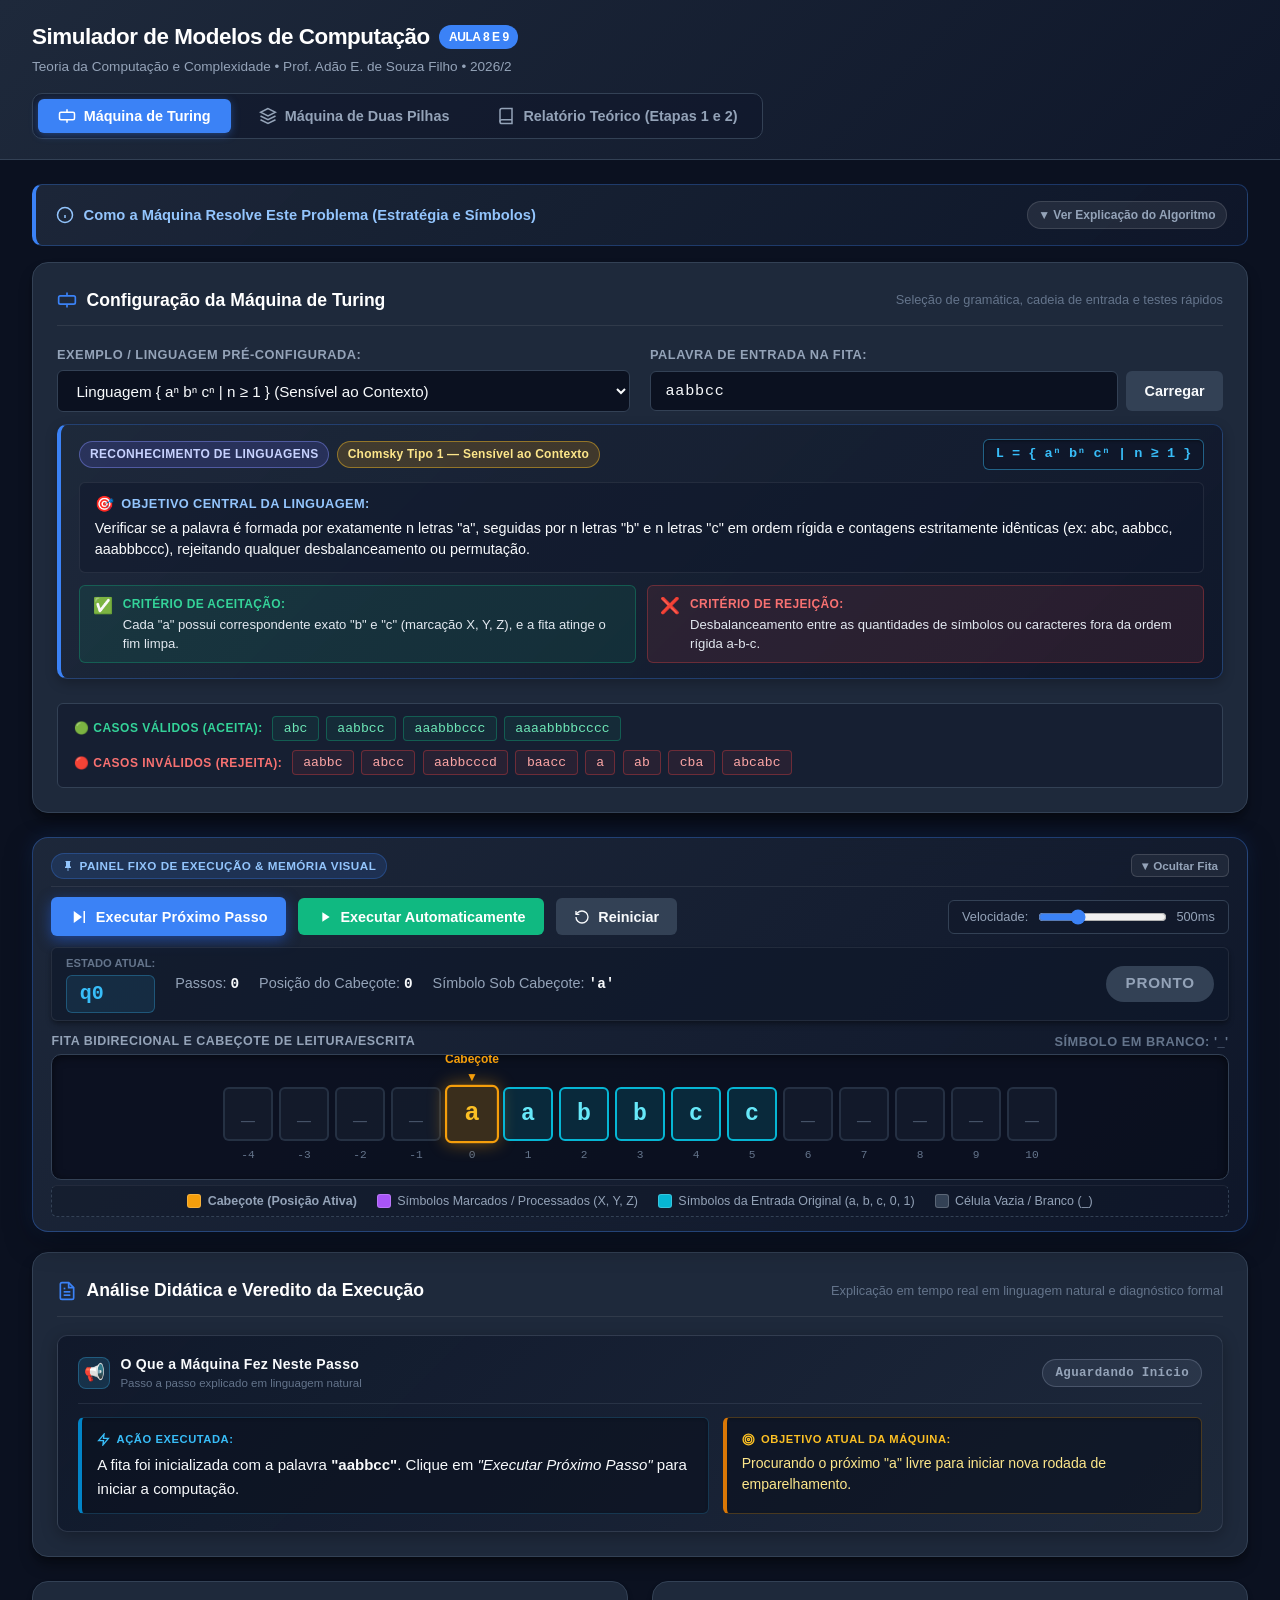
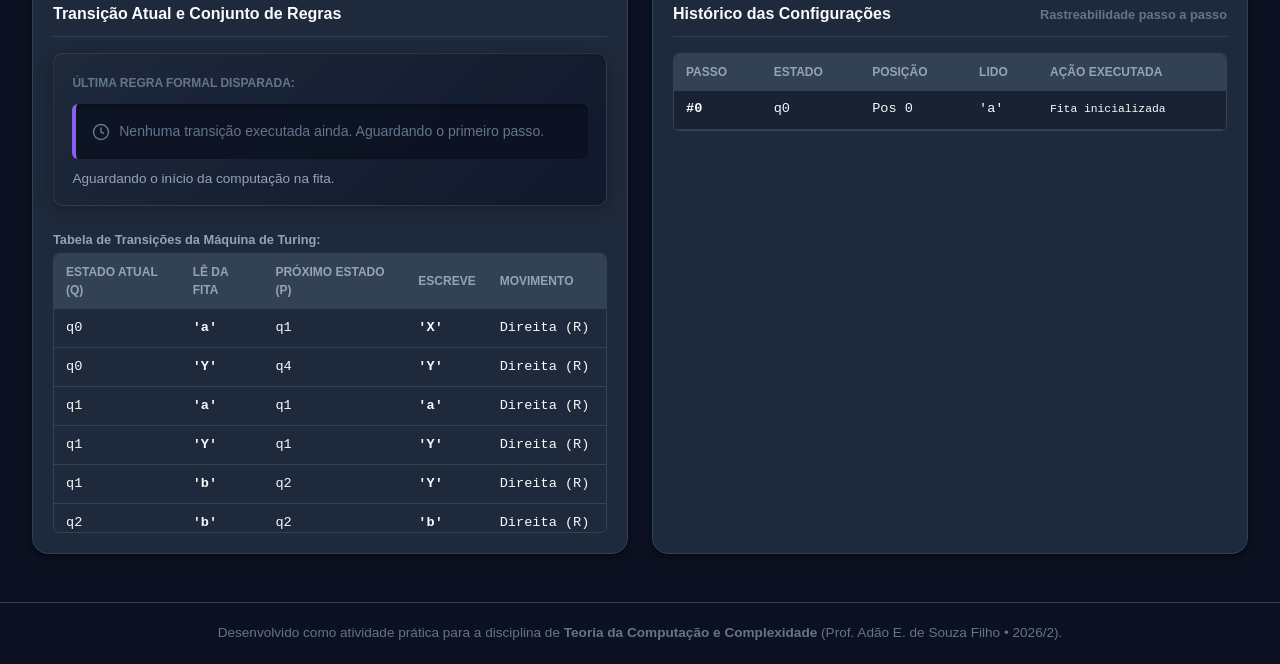
<file: index.html>
<!DOCTYPE html>
<html lang="pt-BR">
<head>
    <meta charset="UTF-8">
    <meta name="viewport" content="width=device-width, initial-scale=1.0">
    <title>Simulador de Modelos de Computação | Teoria da Computação</title>
    <meta http-equiv="Cache-Control" content="no-cache, no-store, must-revalidate">
    <meta http-equiv="Pragma" content="no-cache">
    <meta http-equiv="Expires" content="0">
    <script>
        if ('scrollRestoration' in history) {
            history.scrollRestoration = 'manual';
        }
        window.scrollTo(0, 0);

        // Desativa globalmente scrollIntoView para evitar saltos indesejados de rolagem
        Element.prototype.scrollIntoView = function() {};
    </script>
    <link rel="stylesheet" href="style.css?v=20261007_v6">
</head>
<body>

    <!-- Header & Identificação Acadêmica -->
    <header>
        <div class="brand-container">
            <h1 class="brand-title">
                <span>Simulador de Modelos de Computação</span>
                <span class="badge">Aula 8 e 9</span>
            </h1>
            <p class="brand-subtitle">
                Teoria da Computação e Complexidade &bull; Prof. Adão E. de Souza Filho &bull; 2026/2
            </p>
        </div>

        <nav class="nav-tabs">
            <!-- Máquina de Turing como PRIMEIRA aba e ativa por padrão -->
            <button type="button" class="tab-btn active" data-tab="tab-turing">
                <svg width="18" height="18" viewBox="0 0 24 24" fill="none" stroke="currentColor" stroke-width="2"><rect x="2" y="7" width="20" height="10" rx="2"/><path d="M6 12h.01M10 12h.01M14 12h.01M18 12h.01"/><path d="M12 3v4M12 17v4"/></svg>
                Máquina de Turing
            </button>
            <button type="button" class="tab-btn" data-tab="tab-two-stack">
                <svg width="18" height="18" viewBox="0 0 24 24" fill="none" stroke="currentColor" stroke-width="2"><path d="M12 2L2 7l10 5 10-5-10-5zM2 17l10 5 10-5M2 12l10 5 10-5"/></svg>
                Máquina de Duas Pilhas
            </button>
            <button type="button" class="tab-btn" data-tab="tab-theory">
                <svg width="18" height="18" viewBox="0 0 24 24" fill="none" stroke="currentColor" stroke-width="2"><path d="M4 19.5A2.5 2.5 0 0 1 6.5 17H20"/><path d="M6.5 2H20v20H6.5A2.5 2.5 0 0 1 4 19.5v-15A2.5 2.5 0 0 1 6.5 2z"/></svg>
                Relatório Teórico (Etapas 1 e 2)
            </button>
        </nav>
    </header>

    <!-- Conteúdo Principal -->
    <main>

        <!-- ============================================================== -->
        <!-- ABA 1 (DESTAQUE PRINCIPAL): MÁQUINA DE TURING (TM)             -->
        <!-- ============================================================== -->
        <section id="tab-turing" class="tab-content active">
            <!-- Card Didático: Como Funciona Este Algoritmo (Colapsável para não separar controles dos resultados) -->
            <details class="didactic-guide-card" id="tm-didactic-card">
                <summary>
                    <div class="didactic-summary-content">
                        <svg width="18" height="18" viewBox="0 0 24 24" fill="none" stroke="currentColor" stroke-width="2"><circle cx="12" cy="12" r="10"/><path d="M12 16v-4M12 8h.01"/></svg>
                        <span>Como a Máquina Resolve Este Problema (Estratégia e Símbolos)</span>
                    </div>
                    <span class="didactic-toggle-badge"></span>
                </summary>

                <div class="didactic-content-body" style="margin-top: 0.75rem; border-top: 1px solid rgba(255,255,255,0.1); padding-top: 0.75rem;">
                    <div class="didactic-goal" id="tm-didactic-goal">Objetivo do exemplo...</div>
                    <div class="didactic-why-box" id="tm-didactic-why" style="display: none;"></div>
                    <div style="font-size: 0.78rem; font-weight: 700; color: #93c5fd; text-transform: uppercase; margin: 0.5rem 0 0.25rem 0;">Estratégia Lógica do Algoritmo:</div>
                    <div class="didactic-steps-container" id="tm-didactic-steps"></div>
                    <div style="font-size: 0.78rem; font-weight: 700; color: #93c5fd; text-transform: uppercase; margin: 0.75rem 0 0.25rem 0;">Significado dos Símbolos na Fita:</div>
                    <div class="didactic-symbols-grid" id="tm-didactic-symbols"></div>
                </div>
            </details>

            <!-- ============================================================== -->
            <!-- 1. CONFIGURAÇÃO DA MÁQUINA DE TURING                           -->
            <!-- ============================================================== -->
            <div class="cockpit-card">
                <div class="cockpit-header">
                    <div class="cockpit-title">
                        <svg width="20" height="20" viewBox="0 0 24 24" fill="none" stroke="currentColor" stroke-width="2"><rect x="2" y="7" width="20" height="10" rx="2"/><path d="M6 12h.01M10 12h.01M14 12h.01M18 12h.01"/><path d="M12 3v4M12 17v4"/></svg>
                        <span>Configuração da Máquina de Turing</span>
                    </div>
                    <span class="cockpit-subtitle">Seleção de gramática, cadeia de entrada e testes rápidos</span>
                </div>

                <div class="cockpit-config-panel">
                    <div class="panel-row">
                        <div class="form-group flex-1">
                            <label for="tm-preset-select">Exemplo / Linguagem Pré-Configurada:</label>
                            <select id="tm-preset-select"></select>
                        </div>

                        <div class="form-group flex-1">
                            <label for="tm-input-string">Palavra de Entrada na Fita:</label>
                            <div class="input-with-button">
                                <input type="text" id="tm-input-string" placeholder="Digite a fita inicial (ex: aabbcc)...">
                                <button type="button" id="tm-btn-load" class="btn btn-secondary">Carregar</button>
                            </div>
                        </div>
                    </div>

                    <!-- Card de Destaque da Linguagem Pré-Configurada (Objetivo, Chomsky e Critérios) -->
                    <div class="preset-showcase-card" id="tm-preset-showcase">
                        <div class="preset-showcase-header">
                            <div class="preset-badge-group">
                                <span class="badge-cat" id="tm-showcase-cat">Categoria</span>
                                <span class="badge-chomsky" id="tm-showcase-chomsky">Chomsky Tipo</span>
                            </div>
                            <div class="preset-formula-badge" id="tm-showcase-formula">L = ...</div>
                        </div>
                        <div class="preset-goal-block">
                            <div class="preset-goal-title">
                                <span class="preset-goal-icon">🎯</span>
                                <span>Objetivo Central da Linguagem:</span>
                            </div>
                            <p class="preset-goal-text" id="tm-showcase-goal"></p>
                        </div>
                        <div class="preset-rules-grid">
                            <div class="preset-rule-pill rule-accept">
                                <span class="rule-icon">✅</span>
                                <div class="rule-content">
                                    <span class="rule-label">Critério de Aceitação:</span>
                                    <span class="rule-desc" id="tm-showcase-accept-rule"></span>
                                </div>
                            </div>
                            <div class="preset-rule-pill rule-reject">
                                <span class="rule-icon">❌</span>
                                <div class="rule-content">
                                    <span class="rule-label">Critério de Rejeição:</span>
                                    <span class="rule-desc" id="tm-showcase-reject-rule"></span>
                                </div>
                            </div>
                        </div>
                    </div>

                    <!-- Bateria de testes rápidos categorizados -->
                    <div class="quick-tests-container" id="tm-quick-tests"></div>
                </div>
            </div>

            <!-- ============================================================== -->
            <!-- 2. DOCK DE EXECUÇÃO STICKY: FITA E CONTROLES FIXOS NA TELA     -->
            <!-- ============================================================== -->
            <div class="sticky-execution-dock" id="tm-sticky-dock">
                <div class="dock-header-bar">
                    <div class="dock-pinned-badge">
                        <svg width="12" height="12" viewBox="0 0 24 24" fill="currentColor"><path d="M16 12V4h1V2H7v2h1v8l-2 2v2h5.2v6h1.6v-6H18v-2l-2-2z"/></svg>
                        <span>Painel Fixo de Execução &amp; Memória Visual</span>
                    </div>
                    <button type="button" class="dock-toggle-btn" id="tm-dock-toggle-btn" title="Minimizar ou expandir a fita gráfica">
                        <span id="tm-dock-toggle-icon">▾</span>
                        <span id="tm-dock-toggle-text">Ocultar Fita</span>
                    </button>
                </div>

                <!-- Barra de Ações (com botão Passo a Passo destacado) -->
                <div class="action-bar sticky-action-bar">
                    <button type="button" id="tm-btn-step" class="btn btn-primary btn-step-highlight" title="Executar um passo individual">
                        <svg width="18" height="18" viewBox="0 0 24 24" fill="currentColor"><path d="M5 4v16l11-8L5 4zm13 0h2v16h-2V4z"/></svg>
                        Executar Próximo Passo
                    </button>
                    <button type="button" id="tm-btn-auto" class="btn btn-success" title="Iniciar execução contínua">
                        <svg width="16" height="16" viewBox="0 0 24 24" fill="currentColor"><path d="M8 5v14l11-7z"/></svg>
                        <span id="tm-btn-auto-text">Executar Automaticamente</span>
                    </button>
                    <button type="button" id="tm-btn-reset" class="btn btn-secondary" title="Reiniciar máquina para a fita original">
                        <svg width="16" height="16" viewBox="0 0 24 24" fill="none" stroke="currentColor" stroke-width="2"><path d="M3 12a9 9 0 1 0 9-9 9.75 9.75 0 0 0-6.74 2.74L3 8"/><path d="M3 3v5h5"/></svg>
                        Reiniciar
                    </button>

                    <div class="speed-control">
                        <span>Velocidade:</span>
                        <input type="range" id="tm-speed" min="100" max="1500" step="100" value="500">
                        <span id="tm-speed-val">500ms</span>
                    </div>
                </div>

                <!-- Faixa de Status da Máquina -->
                <div class="status-banner">
                    <div class="status-left">
                        <div class="state-badge-box">
                            <span class="label">Estado Atual:</span>
                            <span id="tm-state-display" class="state-indicator">q0</span>
                        </div>
                        <div class="step-counter">
                            Passos: <strong id="tm-step-display">0</strong>
                        </div>
                        <div class="step-counter">
                            Posição do Cabeçote: <strong id="tm-head-pos-display">0</strong>
                        </div>
                        <div class="step-counter">
                            Símbolo Sob Cabeçote: <strong id="tm-symbol-read-display">_</strong>
                        </div>
                    </div>

                    <div id="tm-outcome-badge" class="outcome-pill ready">
                        <span>Pronto</span>
                    </div>

                    <div id="tm-reason-box" class="halt-reason-box" style="display: none;"></div>
                </div>

                <!-- Memória Visual da Fita de Turing (Fixada na tela com a dock) -->
                <div class="dock-memory-area" id="tm-dock-memory-area">
                    <div class="tape-cockpit-block">
                        <div class="cockpit-section-title">
                            <span>Fita Bidirecional e Cabeçote de Leitura/Escrita</span>
                            <span style="font-size: 0.8rem; color: var(--text-muted);">Símbolo em branco: '_'</span>
                        </div>

                        <div class="turing-tape-viewport" id="tm-tape-viewport">
                            <div class="turing-tape-track" id="tm-tape-track">
                                <!-- Células geradas via script -->
                            </div>
                        </div>

                        <!-- Legenda de Cores da Fita -->
                        <div class="tape-legend">
                            <div class="legend-item">
                                <div class="legend-swatch swatch-head"></div>
                                <span><strong>Cabeçote (Posição Ativa)</strong></span>
                            </div>
                            <div class="legend-item">
                                <div class="legend-swatch swatch-marked"></div>
                                <span>Símbolos Marcados / Processados (X, Y, Z)</span>
                            </div>
                            <div class="legend-item">
                                <div class="legend-swatch swatch-original"></div>
                                <span>Símbolos da Entrada Original (a, b, c, 0, 1)</span>
                            </div>
                            <div class="legend-item">
                                <div class="legend-swatch swatch-blank"></div>
                                <span>Célula Vazia / Branco (_)</span>
                            </div>
                        </div>
                    </div>
                </div>
            </div>

            <!-- ============================================================== -->
            <!-- 3. PAINEL DIDÁTICO: NARRAÇÃO DO PASSO & VEREDITO FINAL         -->
            <!-- ============================================================== -->
            <div class="cockpit-card">
                <div class="cockpit-header">
                    <div class="cockpit-title">
                        <svg width="20" height="20" viewBox="0 0 24 24" fill="none" stroke="currentColor" stroke-width="2"><path d="M14 2H6a2 2 0 0 0-2 2v16a2 2 0 0 0 2 2h12a2 2 0 0 0 2-2V8z"/><polyline points="14 2 14 8 20 8"/><line x1="16" y1="13" x2="8" y2="13"/><line x1="16" y1="17" x2="8" y2="17"/><polyline points="10 9 9 9 8 9"/></svg>
                        <span>Análise Didática e Veredito da Execução</span>
                    </div>
                    <span class="cockpit-subtitle">Explicação em tempo real em linguagem natural e diagnóstico formal</span>
                </div>

                <!-- Narração em Tempo Real -->
                <div class="narration-card" id="tm-narration-box">
                    <div class="narration-header">
                        <div class="narration-title-wrap">
                            <span class="narration-icon-badge">📢</span>
                            <div>
                                <div class="narration-title">O Que a Máquina Fez Neste Passo</div>
                                <div class="narration-subtitle">Passo a passo explicado em linguagem natural</div>
                            </div>
                        </div>
                        <div class="narration-step-pill pill-ready" id="tm-narration-step-pill">
                            Aguardando Início
                        </div>
                    </div>

                    <div class="narration-main-content">
                        <!-- Painel Ação Executada -->
                        <div class="narration-action-pane">
                            <div class="narration-pane-tag tag-action">
                                <svg width="13" height="13" viewBox="0 0 24 24" fill="none" stroke="currentColor" stroke-width="2.5"><polygon points="13 2 3 14 12 14 11 22 21 10 12 10 13 2"/></svg>
                                <span>Ação Executada:</span>
                            </div>
                            <div class="narration-body" id="tm-narration-text">
                                Clique em "Executar Próximo Passo" para iniciar a leitura e transformação da fita.
                            </div>
                        </div>

                        <!-- Painel Objetivo da Unidade de Controle -->
                        <div class="narration-goal-pane" id="tm-narration-goal-container">
                            <div class="narration-pane-tag tag-goal">
                                <svg width="13" height="13" viewBox="0 0 24 24" fill="none" stroke="currentColor" stroke-width="2.5"><circle cx="12" cy="12" r="10"/><circle cx="12" cy="12" r="6"/><circle cx="12" cy="12" r="2"/></svg>
                                <span>Objetivo Atual da Máquina:</span>
                            </div>
                            <div class="narration-goal-content" id="tm-narration-goal-text">
                                Aguardando início...
                            </div>
                        </div>
                    </div>
                </div>

                <!-- Banner de Veredito Final Didático -->
                <div class="verdict-banner" id="tm-verdict-banner">
                    <div class="verdict-header" id="tm-verdict-title">
                        <!-- Título do Veredito -->
                    </div>
                    <div class="verdict-explanation" id="tm-verdict-desc">
                        <!-- Explicação pedagógica detalhada do resultado -->
                    </div>
                    <div class="verdict-metrics-grid">
                        <div class="verdict-metric-item">
                            <span class="metric-label">Cadeia de Entrada Original:</span>
                            <span class="metric-val" id="tm-metric-input">""</span>
                        </div>
                        <div class="verdict-metric-item">
                            <span class="metric-label">Conteúdo Final da Fita:</span>
                            <span class="metric-val" id="tm-metric-tape">""</span>
                        </div>
                        <div class="verdict-metric-item">
                            <span class="metric-label">Total de Passos:</span>
                            <span class="metric-val" id="tm-metric-steps">0</span>
                        </div>
                        <div class="verdict-metric-item">
                            <span class="metric-label">Estado de Término:</span>
                            <span class="metric-val" id="tm-metric-state">q0</span>
                        </div>
                    </div>
                </div>
            </div>

            <!-- Painel Inferior: Transição Atual, Regras e Histórico -->
            <div class="workspace-grid">
                <!-- Coluna Esquerda: Transição Ativa e Tabela de Regras -->
                <div class="card">
                    <div class="card-title">
                        <span>Transição Atual e Conjunto de Regras</span>
                    </div>

                    <div class="active-transition-card">
                        <span style="font-size: 0.75rem; color: var(--text-muted); text-transform: uppercase; font-weight: 700;">Última Regra Formal Disparada:</span>
                        <div class="transition-formula" id="tm-active-trans-formula">
                            <div class="tf-empty-state">
                                <svg width="18" height="18" viewBox="0 0 24 24" fill="none" stroke="currentColor" stroke-width="2"><circle cx="12" cy="12" r="10"/><polyline points="12 6 12 12 16 14"/></svg>
                                <span>Nenhuma transição executada ainda. Aguardando o primeiro passo.</span>
                            </div>
                        </div>
                        <div class="transition-desc" id="tm-active-trans-desc">Aguardando o início da computação na fita.</div>
                    </div>

                    <div style="font-size: 0.8rem; font-weight: 700; color: var(--text-secondary); margin: 0.5rem 0 0.25rem 0;">Tabela de Transições da Máquina de Turing:</div>
                    <div class="table-container">
                        <table>
                            <thead>
                                <tr>
                                    <th>Estado Atual (q)</th>
                                    <th>Lê da Fita</th>
                                    <th>Próximo Estado (p)</th>
                                    <th>Escreve</th>
                                    <th>Movimento</th>
                                </tr>
                            </thead>
                            <tbody id="tm-rules-table-body"></tbody>
                        </table>
                    </div>
                </div>

                <!-- Coluna Direita: Histórico das Configurações -->
                <div class="card">
                    <div class="card-title">
                        <span>Histórico das Configurações</span>
                        <span style="font-size: 0.8rem; color: var(--text-muted);">Rastreabilidade passo a passo</span>
                    </div>

                    <div class="history-container" style="max-height: 400px;">
                        <table>
                            <thead>
                                <tr>
                                    <th>Passo</th>
                                    <th>Estado</th>
                                    <th>Posição</th>
                                    <th>Lido</th>
                                    <th>Ação Executada</th>
                                </tr>
                            </thead>
                            <tbody id="tm-history-table-body"></tbody>
                        </table>
                    </div>
                </div>
            </div>
        </section>

        <!-- ============================================================== -->
        <!-- ABA 2: MÁQUINA DE DUAS PILHAS (2-PDA)                           -->
        <!-- ============================================================== -->
        <section id="tab-two-stack" class="tab-content">
            <!-- Card Didático: Duas Pilhas (Colapsável para não separar controles dos resultados) -->
            <details class="didactic-guide-card" id="ts-didactic-card">
                <summary>
                    <div class="didactic-summary-content">
                        <svg width="18" height="18" viewBox="0 0 24 24" fill="none" stroke="currentColor" stroke-width="2"><circle cx="12" cy="12" r="10"/><path d="M12 16v-4M12 8h.01"/></svg>
                        <span>Como a Máquina de Duas Pilhas Resolve Este Problema (Estratégia e Memória)</span>
                    </div>
                    <span class="didactic-toggle-badge"></span>
                </summary>

                <div class="didactic-content-body" style="margin-top: 0.75rem; border-top: 1px solid rgba(255,255,255,0.1); padding-top: 0.75rem;">
                    <div class="didactic-goal" id="ts-didactic-goal">Objetivo do exemplo...</div>
                    <div class="didactic-why-box" id="ts-didactic-why" style="display: none;"></div>
                    <div style="font-size: 0.78rem; font-weight: 700; color: #93c5fd; text-transform: uppercase; margin: 0.5rem 0 0.25rem 0;">Estratégia Lógica do Algoritmo:</div>
                    <div class="didactic-steps-container" id="ts-didactic-steps"></div>
                    <div style="font-size: 0.78rem; font-weight: 700; color: #93c5fd; text-transform: uppercase; margin: 0.75rem 0 0.25rem 0;">Significado das Pilhas na Memória:</div>
                    <div class="didactic-symbols-grid" id="ts-didactic-symbols"></div>
                </div>
            </details>

            <!-- ============================================================== -->
            <!-- 1. CONFIGURAÇÃO DA MÁQUINA DE DUAS PILHAS                      -->
            <!-- ============================================================== -->
            <div class="cockpit-card">
                <div class="cockpit-header">
                    <div class="cockpit-title">
                        <svg width="20" height="20" viewBox="0 0 24 24" fill="none" stroke="currentColor" stroke-width="2"><path d="M12 2L2 7l10 5 10-5-10-5zM2 17l10 5 10-5M2 12l10 5 10-5"/></svg>
                        <span>Configuração da Máquina de Duas Pilhas</span>
                    </div>
                    <span class="cockpit-subtitle">Seleção de gramática, cadeia de entrada e testes rápidos</span>
                </div>

                <div class="cockpit-config-panel">
                    <div class="panel-row">
                        <div class="form-group flex-1">
                            <label for="ts-preset-select">Exemplo / Linguagem Pré-Configurada:</label>
                            <select id="ts-preset-select"></select>
                        </div>

                        <div class="form-group flex-1">
                            <label for="ts-input-string">Palavra de Entrada:</label>
                            <div class="input-with-button">
                                <input type="text" id="ts-input-string" placeholder="Digite a cadeia (ex: aabbcc)...">
                                <button type="button" id="ts-btn-load" class="btn btn-secondary">Carregar</button>
                            </div>
                        </div>
                    </div>

                    <!-- Card de Destaque da Linguagem Pré-Configurada (Objetivo, Chomsky e Critérios) -->
                    <div class="preset-showcase-card" id="ts-preset-showcase">
                        <div class="preset-showcase-header">
                            <div class="preset-badge-group">
                                <span class="badge-cat" id="ts-showcase-cat">Categoria</span>
                                <span class="badge-chomsky" id="ts-showcase-chomsky">Chomsky Tipo</span>
                            </div>
                            <div class="preset-formula-badge" id="ts-showcase-formula">L = ...</div>
                        </div>
                        <div class="preset-goal-block">
                            <div class="preset-goal-title">
                                <span class="preset-goal-icon">🎯</span>
                                <span>Objetivo Central da Linguagem:</span>
                            </div>
                            <p class="preset-goal-text" id="ts-showcase-goal"></p>
                        </div>
                        <div class="preset-rules-grid">
                            <div class="preset-rule-pill rule-accept">
                                <span class="rule-icon">✅</span>
                                <div class="rule-content">
                                    <span class="rule-label">Critério de Aceitação:</span>
                                    <span class="rule-desc" id="ts-showcase-accept-rule"></span>
                                </div>
                            </div>
                            <div class="preset-rule-pill rule-reject">
                                <span class="rule-icon">❌</span>
                                <div class="rule-content">
                                    <span class="rule-label">Critério de Rejeição:</span>
                                    <span class="rule-desc" id="ts-showcase-reject-rule"></span>
                                </div>
                            </div>
                        </div>
                    </div>

                    <!-- Bateria de testes rápidos categorizados -->
                    <div class="quick-tests-container" id="ts-quick-tests"></div>
                </div>
            </div>

            <!-- ============================================================== -->
            <!-- 2. DOCK DE EXECUÇÃO STICKY: PILHAS E CONTROLES FIXOS NA TELA   -->
            <!-- ============================================================== -->
            <div class="sticky-execution-dock" id="ts-sticky-dock">
                <div class="dock-header-bar">
                    <div class="dock-pinned-badge">
                        <svg width="12" height="12" viewBox="0 0 24 24" fill="currentColor"><path d="M16 12V4h1V2H7v2h1v8l-2 2v2h5.2v6h1.6v-6H18v-2l-2-2z"/></svg>
                        <span>Painel Fixo de Execução &amp; Memória Visual</span>
                    </div>
                    <button type="button" class="dock-toggle-btn" id="ts-dock-toggle-btn" title="Minimizar ou expandir os tubos das pilhas">
                        <span id="ts-dock-toggle-icon">▾</span>
                        <span id="ts-dock-toggle-text">Ocultar Pilhas</span>
                    </button>
                </div>

                <!-- Barra de Ações (com botão Passo a Passo destacado) -->
                <div class="action-bar sticky-action-bar">
                    <button type="button" id="ts-btn-step" class="btn btn-primary btn-step-highlight" title="Executar um passo individual">
                        <svg width="18" height="18" viewBox="0 0 24 24" fill="currentColor"><path d="M5 4v16l11-8L5 4zm13 0h2v16h-2V4z"/></svg>
                        Executar Próximo Passo
                    </button>
                    <button type="button" id="ts-btn-auto" class="btn btn-success" title="Iniciar execução contínua">
                        <svg width="16" height="16" viewBox="0 0 24 24" fill="currentColor"><path d="M8 5v14l11-7z"/></svg>
                        <span id="ts-btn-auto-text">Executar Automaticamente</span>
                    </button>
                    <button type="button" id="ts-btn-reset" class="btn btn-secondary" title="Reiniciar máquina para a entrada original">
                        <svg width="16" height="16" viewBox="0 0 24 24" fill="none" stroke="currentColor" stroke-width="2"><path d="M3 12a9 9 0 1 0 9-9 9.75 9.75 0 0 0-6.74 2.74L3 8"/><path d="M3 3v5h5"/></svg>
                        Reiniciar
                    </button>

                    <div class="speed-control">
                        <span>Velocidade:</span>
                        <input type="range" id="ts-speed" min="100" max="1500" step="100" value="500">
                        <span id="ts-speed-val">500ms</span>
                    </div>
                </div>

                <!-- Status da Máquina de 2 Pilhas -->
                <div class="status-banner">
                    <div class="status-left">
                        <div class="state-badge-box">
                            <span class="label">Estado Atual:</span>
                            <span id="ts-state-display" class="state-indicator">q0</span>
                        </div>
                        <div class="step-counter">
                            Passos Executados: <strong id="ts-step-display">0</strong>
                        </div>
                        <div class="step-counter">
                            Entrada Restante: <strong id="ts-remaining-display">∅</strong>
                        </div>
                    </div>

                    <div id="ts-outcome-badge" class="outcome-pill ready">
                        <span>Pronto</span>
                    </div>

                    <div id="ts-reason-box" class="halt-reason-box" style="display: none;"></div>
                </div>

                <!-- Memória Visual das Pilhas (Fixada na tela com a dock) -->
                <div class="dock-memory-area" id="ts-dock-memory-area">
                    <div class="stacks-cockpit-block">
                        <div class="cockpit-section-title">
                            <span>Memória Visual das Pilhas &amp; Fita de Entrada</span>
                            <span style="font-size: 0.8rem; color: var(--text-muted);">Acesso estrito aos topos das pilhas (LIFO)</span>
                        </div>

                        <!-- Fita de fluxo da entrada -->
                        <div class="input-stream-container">
                            <div class="input-stream-label">
                                <span>Fluxo de Leitura da Entrada:</span>
                                <span id="ts-stream-pointer">Posição: 0</span>
                            </div>
                            <div class="input-cells-stream" id="ts-input-stream"></div>
                        </div>

                        <!-- Tubos verticais das duas pilhas -->
                        <div class="stacks-visualizer-container">
                            <!-- Pilha 1 -->
                            <div class="stack-column stack-1">
                                <div class="stack-header">
                                    <div class="stack-name">Pilha 1 (P₁)</div>
                                    <div class="stack-top-badge" id="ts-p1-top-info">Topo: $</div>
                                </div>
                                <div class="stack-tube" id="ts-stack-1-tube"></div>
                                <div class="stack-tube-base"></div>
                            </div>

                            <!-- Pilha 2 -->
                            <div class="stack-column stack-2">
                                <div class="stack-header">
                                    <div class="stack-name">Pilha 2 (P₂)</div>
                                    <div class="stack-top-badge" id="ts-p2-top-info">Topo: $</div>
                                </div>
                                <div class="stack-tube" id="ts-stack-2-tube"></div>
                                <div class="stack-tube-base"></div>
                            </div>
                        </div>
                    </div>
                </div>
            </div>

            <!-- ============================================================== -->
            <!-- 3. PAINEL DIDÁTICO: NARRAÇÃO DO PASSO & VEREDITO FINAL         -->
            <!-- ============================================================== -->
            <div class="cockpit-card">
                <div class="cockpit-header">
                    <div class="cockpit-title">
                        <svg width="20" height="20" viewBox="0 0 24 24" fill="none" stroke="currentColor" stroke-width="2"><path d="M14 2H6a2 2 0 0 0-2 2v16a2 2 0 0 0 2 2h12a2 2 0 0 0 2-2V8z"/><polyline points="14 2 14 8 20 8"/><line x1="16" y1="13" x2="8" y2="13"/><line x1="16" y1="17" x2="8" y2="17"/><polyline points="10 9 9 9 8 9"/></svg>
                        <span>Análise Didática e Veredito da Execução</span>
                    </div>
                    <span class="cockpit-subtitle">Explicação em tempo real em linguagem natural e diagnóstico formal</span>
                </div>

                <!-- Narração ao Vivo -->
                <div class="narration-card" id="ts-narration-box">
                    <div class="narration-header">
                        <div class="narration-title-wrap">
                            <span class="narration-icon-badge">📢</span>
                            <div>
                                <div class="narration-title">O Que a Máquina Fez Neste Passo</div>
                                <div class="narration-subtitle">Passo a passo explicado em linguagem natural</div>
                            </div>
                        </div>
                        <div class="narration-step-pill pill-ready" id="ts-narration-step-pill">
                            Aguardando Início
                        </div>
                    </div>

                    <div class="narration-main-content">
                        <!-- Painel Ação Executada -->
                        <div class="narration-action-pane">
                            <div class="narration-pane-tag tag-action">
                                <svg width="13" height="13" viewBox="0 0 24 24" fill="none" stroke="currentColor" stroke-width="2.5"><polygon points="13 2 3 14 12 14 11 22 21 10 12 10 13 2"/></svg>
                                <span>Ação Executada:</span>
                            </div>
                            <div class="narration-body" id="ts-narration-text">
                                Clique em "Executar Próximo Passo" para iniciar a leitura da entrada e modificação das pilhas.
                            </div>
                        </div>

                        <!-- Painel Objetivo da Unidade de Controle -->
                        <div class="narration-goal-pane" id="ts-narration-goal-container">
                            <div class="narration-pane-tag tag-goal">
                                <svg width="13" height="13" viewBox="0 0 24 24" fill="none" stroke="currentColor" stroke-width="2.5"><circle cx="12" cy="12" r="10"/><circle cx="12" cy="12" r="6"/><circle cx="12" cy="12" r="2"/></svg>
                                <span>Objetivo Atual da Máquina:</span>
                            </div>
                            <div class="narration-goal-content" id="ts-narration-goal-text">
                                Aguardando início...
                            </div>
                        </div>
                    </div>
                </div>

                <!-- Banner de Veredito - Duas Pilhas -->
                <div class="verdict-banner" id="ts-verdict-banner">
                    <div class="verdict-header" id="ts-verdict-title"></div>
                    <div class="verdict-explanation" id="ts-verdict-desc"></div>
                    <div class="verdict-metrics-grid">
                        <div class="verdict-metric-item">
                            <span class="metric-label">Palavra de Entrada:</span>
                            <span class="metric-val" id="ts-metric-input">""</span>
                        </div>
                        <div class="verdict-metric-item">
                            <span class="metric-label">Total de Passos:</span>
                            <span class="metric-val" id="ts-metric-steps">0</span>
                        </div>
                        <div class="verdict-metric-item">
                            <span class="metric-label">Topo Pilha 1:</span>
                            <span class="metric-val" id="ts-metric-top1">$</span>
                        </div>
                        <div class="verdict-metric-item">
                            <span class="metric-label">Topo Pilha 2:</span>
                            <span class="metric-val" id="ts-metric-top2">$</span>
                        </div>
                    </div>
                </div>
            </div>

            <!-- Painel Inferior: Transição Atual, Regras e Histórico -->
            <div class="workspace-grid">
                <!-- Coluna Esquerda: Transição Atual e Regras -->
                <div class="card">
                    <div class="card-title">
                        <span>Transição Atual e Regras</span>
                    </div>

                    <div class="active-transition-card">
                        <span style="font-size: 0.75rem; color: var(--text-muted); text-transform: uppercase; font-weight: 700;">Última Regra Formal Disparada:</span>
                        <div class="transition-formula" id="ts-active-trans-formula">
                            <div class="tf-empty-state">
                                <svg width="18" height="18" viewBox="0 0 24 24" fill="none" stroke="currentColor" stroke-width="2"><circle cx="12" cy="12" r="10"/><polyline points="12 6 12 12 16 14"/></svg>
                                <span>Nenhuma transição executada ainda. Aguardando o primeiro passo.</span>
                            </div>
                        </div>
                        <div class="transition-desc" id="ts-active-trans-desc">Clique em "Executar Próximo Passo" para iniciar.</div>
                    </div>

                    <div style="font-size: 0.8rem; font-weight: 700; color: var(--text-secondary); margin: 0.5rem 0 0.25rem 0;">Tabela de Transições da Máquina:</div>
                    <div class="table-container">
                        <table>
                            <thead>
                                <tr>
                                    <th>De</th>
                                    <th>Lê Entr.</th>
                                    <th>Topo P₁</th>
                                    <th>Topo P₂</th>
                                    <th>Para</th>
                                    <th>Novo P₁</th>
                                    <th>Novo P₂</th>
                                </tr>
                            </thead>
                            <tbody id="ts-rules-table-body"></tbody>
                        </table>
                    </div>
                </div>

                <!-- Coluna Direita: Histórico das Configurações -->
                <div class="card">
                    <div class="card-title">
                        <span>Histórico das Configurações</span>
                        <span style="font-size: 0.8rem; color: var(--text-muted);">Rastreabilidade passo a passo</span>
                    </div>

                    <div class="history-container" style="max-height: 400px;">
                        <table>
                            <thead>
                                <tr>
                                    <th>Passo</th>
                                    <th>Estado</th>
                                    <th>Entrada</th>
                                    <th>Topo P₁</th>
                                    <th>Topo P₂</th>
                                    <th>Ação</th>
                                </tr>
                            </thead>
                            <tbody id="ts-history-table-body"></tbody>
                        </table>
                    </div>
                </div>
            </div>
        </section>

        <!-- ============================================================== -->
        <!-- ABA 3: RELATÓRIO TEÓRICO COMPLETO (ETAPAS 1 E 2)                -->
        <!-- ============================================================== -->
        <section id="tab-theory" class="tab-content">
            <article class="theory-article">
                <h1>Atividade - Simuladores de Modelos de Computação</h1>
                <p><strong>Disciplina:</strong> Teoria da Computação e Complexidade &bull; <strong>Professor:</strong> Adão E. de Souza Filho &bull; <strong>Período:</strong> 2026/2 (Aula 8 e 9)</p>

                <h2>Etapa 1 — Estudo Aprofundado dos Modelos</h2>

                <h3>1. Máquina com Duas Pilhas (2-Stack Machine)</h3>
                <p>
                    A Máquina de Duas Pilhas é um autômato equipado com unidade de controle de estados finitos e <strong>duas pilhas independentes</strong> como memória auxiliar de capacidade ilimitada.
                </p>
                <ul>
                    <li><strong>Como a memória é organizada:</strong> Duas pilhas $P_1$ e $P_2$ com disciplina LIFO (Last-In, First-Out). Cada uma possui seu próprio topo acessível e inicializa com um símbolo marcador de fundo (ex: <code>$</code>).</li>
                    <li><strong>Operações básicas permitidas:</strong> Leitura simultânea do topo de $P_1$ e $P_2$; <code>push</code> (empilhar); <code>pop</code> (desempilhar); leitura do próximo caractere da fita de entrada ou transição espontânea ($\epsilon$); transição de estado.</li>
                    <li><strong>Como a computação acontece:</strong> Dado o estado $q$, a entrada atual e os topos de ambas as pilhas, a função $\delta(q, a, X_1, X_2) = (p, \gamma_1, \gamma_2)$ determina o novo estado $p$, atualiza os topos substituindo $X_1$ por $\gamma_1$ e $X_2$ por $\gamma_2$, e avança a fita de entrada.</li>
                    <li><strong>Quando termina:</strong> 
                        <br>&bull; <em>Aceitação:</em> A entrada foi inteiramente consumida e a máquina atinge um estado final de aceitação ($q \in F$).
                        <br>&bull; <em>Rejeição:</em> Não existe transição para a configuração atual (parada anormal), ou atinge um estado explícito de rejeição, ou a entrada termina em estado não-final.
                    </li>
                </ul>

                <h3>2. Máquina de Turing (Turing Machine)</h3>
                <p>
                    A Máquina de Turing é o modelo matemático universal de computação introduzido por Alan Turing em 1936.
                </p>
                <ul>
                    <li><strong>Como a memória é organizada:</strong> Uma fita linear potencialmente infinita em ambas as direções, particionada em células discretas. Cada célula contém um símbolo do alfabeto $\Gamma$. Inicialmente a palavra ocupa células sequenciais e as demais contêm o símbolo em branco (<code>_</code>). Um cabeçote aponta para uma única célula.</li>
                    <li><strong>Operações básicas permitidas:</strong> Leitura do símbolo sob o cabeçote; escrita (sobrescrita) na célula atual; movimentação do cabeçote para Esquerda ($L$), Direita ($R$) ou Neutro ($S$); transição para um novo estado interno.</li>
                    <li><strong>Como a computação acontece:</strong> A cada passo, consulta $(q, X)$ sob o cabeçote. A regra $\delta(q, X) = (p, Y, D)$ escreve $Y$, move na direção $D \in \{L, R, S\}$ e atualiza o estado para $p$.</li>
                    <li><strong>Quando termina:</strong>
                        <br>&bull; <em>Aceitação:</em> Atinge $q_{accept}$ (ou $q \in F$).
                        <br>&bull; <em>Rejeição:</em> Atinge $q_{reject}$ ou para por transição indefinida.
                        <br>&bull; <em>Não-término:</em> Pode entrar em loop infinito (indecidibilidade do problema da parada).
                    </li>
                </ul>

                <h2>Etapa 2 — Tabela Comparativa dos Modelos</h2>
                <div style="overflow-x: auto;">
                    <table class="theory-table">
                        <thead>
                            <tr>
                                <th style="width: 15%;">Modelo</th>
                                <th style="width: 25%;">Como representa a memória?</th>
                                <th style="width: 20%;">Operações básicas</th>
                                <th style="width: 20%;">Como executa?</th>
                                <th style="width: 20%;">Quando termina?</th>
                            </tr>
                        </thead>
                        <tbody>
                            <tr>
                                <td><strong>Máquina de Turing</strong></td>
                                <td>Fita linear infinita dividida em células discretas com alfabeto $\Gamma$ e espaços em branco (<code>_</code>). Cabeçote móvel com leitura e escrita bidirecional.</td>
                                <td>• Leitura da célula atual<br>• Escrita na célula<br>• Movimento ($L, R, S$)<br>• Transição de estado</td>
                                <td>Avalia $(q, X)$ sob o cabeçote, grava novo símbolo $Y$, desloca o cabeçote na direção $D \in \{L, R, S\}$ e transita para o novo estado $p$.</td>
                                <td><strong>Aceita:</strong> Atinge $q_{accept}$.<br><strong>Rejeita:</strong> Atinge $q_{reject}$ ou parada por indefinição.<br><em>Pode não terminar (loop).</em></td>
                            </tr>
                            <tr>
                                <td><strong>Duas Pilhas</strong></td>
                                <td>Duas estruturas LIFO independentes ($P_1$ e $P_2$) com acesso restrito aos topos e marcadores de base (<code>$</code>). Simulam uma fita bidirecional de acesso irrestrito.</td>
                                <td>• Leitura dos topos<br>• Push e Pop em $P_1$ e $P_2$<br>• Leitura da entrada atual<br>• Transição de estado</td>
                                <td>Avalia $(q, a, \text{topo}_1, \text{topo}_2)$, aplica $\delta$, desempilha e empilha os novos símbolos em $P_1$ e $P_2$, avança a fita e transita de estado.</td>
                                <td><strong>Aceita:</strong> Toda entrada lida e estado atual $\in F$.<br><strong>Rejeita:</strong> Parada por transição inexistente ou estado de rejeição.</td>
                            </tr>
                        </tbody>
                    </table>
                </div>

                <h2>Demonstração da Equivalência de Poder Computacional</h2>
                <div class="formula-card">
                    Teorema Fundamental: Autômato com 2 Pilhas ≡ Máquina de Turing Determinística (Turing-Completo)
                </div>
                <p>
                    Embora uma única pilha reconheça apenas linguagens livres de contexto (ex: $a^n b^n$), <strong>duas pilhas são suficientes para simular com precisão absoluta qualquer Máquina de Turing</strong>:
                </p>
                <ol>
                    <li>A <strong>Pilha 1 ($P_1$)</strong> armazena o histórico da fita à <strong>esquerda</strong> do cabeçote (o elemento mais próximo do cabeçote fica no topo de $P_1$).</li>
                    <li>A <strong>Pilha 2 ($P_2$)</strong> armazena a posição sob o cabeçote e tudo à <strong>direita</strong> (o símbolo sob o cabeçote fica no topo de $P_2$).</li>
                    <li>Mover para a Direita ($R$): <code>pop</code> de $P_2$ e <code>push</code> desse símbolo em $P_1$.</li>
                    <li>Mover para a Esquerda ($L$): <code>pop</code> de $P_1$ e <code>push</code> desse símbolo em $P_2$.</li>
                    <li>Escrever símbolo: <code>pop</code> do topo de $P_2$ e <code>push</code> do novo símbolo em $P_2$.</li>
                </ol>
                <p>
                    Portanto, qualquer algoritmo computável em uma Máquina de Turing pode ser executado em uma Máquina de Duas Pilhas.
                </p>
            </article>
        </section>

    </main>

    <!-- Rodapé -->
    <footer>
        Desenvolvido como atividade prática para a disciplina de <strong>Teoria da Computação e Complexidade</strong> (Prof. Adão E. de Souza Filho &bull; 2026/2).
    </footer>

    <!-- Scripts do Simulador com Cache Buster -->
    <script src="js/two_stack_machine.js?v=20261007_v6"></script>
    <script src="js/turing_machine.js?v=20261007_v6"></script>
    <script src="js/examples.js?v=20261007_v6"></script>
    <script src="js/app.js?v=20261007_v6"></script>
</body>
</html>
</file>
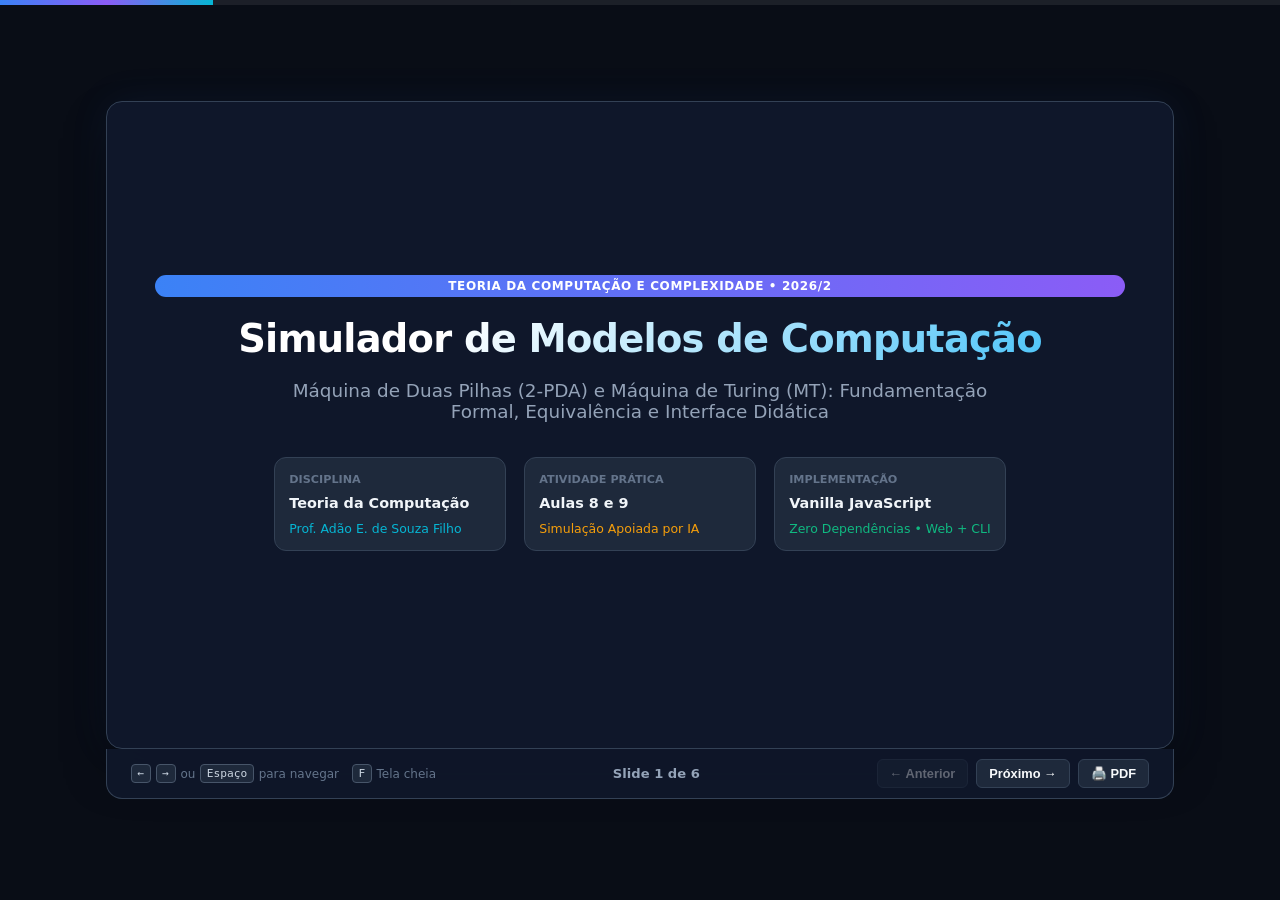
<file: apresentacao_slides.html>
<!DOCTYPE html>
<html lang="pt-BR">
<head>
    <meta charset="UTF-8">
    <meta name="viewport" content="width=device-width, initial-scale=1.0">
    <title>Apresentação Resumida: Simulador de Duas Pilhas e Turing</title>
    <style>
        :root {
            --bg-canvas: #090d16;
            --bg-slide: #0f172a;
            --bg-card: #1e293b;
            --border: #334155;
            --text-main: #f8fafc;
            --text-muted: #94a3b8;
            --text-dim: #64748b;
            --primary: #3b82f6;
            --primary-glow: rgba(59, 130, 246, 0.25);
            --secondary: #8b5cf6;
            --accent: #06b6d4;
            --amber: #f59e0b;
            --success: #10b981;
            --danger: #ef4444;
            --font-sans: system-ui, -apple-system, BlinkMacSystemFont, "Segoe UI", Roboto, "Helvetica Neue", Arial, sans-serif;
            --font-mono: "Fira Code", Consolas, monospace;
        }

        * {
            box-sizing: border-box;
            margin: 0;
            padding: 0;
        }

        body {
            font-family: var(--font-sans);
            background-color: var(--bg-canvas);
            color: var(--text-main);
            min-height: 100vh;
            display: flex;
            flex-direction: column;
            align-items: center;
            justify-content: center;
            user-select: none;
            overflow-x: hidden;
        }

        /* Top Progress Bar */
        .progress-bar-container {
            position: fixed;
            top: 0;
            left: 0;
            width: 100vw;
            height: 5px;
            background: rgba(255, 255, 255, 0.08);
            z-index: 100;
        }

        .progress-bar {
            height: 100%;
            width: 0%;
            background: linear-gradient(90deg, var(--primary), var(--secondary), var(--accent));
            transition: width 0.3s ease;
        }

        /* Slide Stage Container */
        .stage-wrapper {
            width: 100%;
            max-width: 1100px;
            height: 85vh;
            max-height: 680px;
            padding: 1rem;
            display: flex;
            align-items: center;
            justify-content: center;
            position: relative;
        }

        .slide-deck {
            position: relative;
            width: 100%;
            height: 100%;
            background: var(--bg-slide);
            border: 1px solid var(--border);
            border-radius: 16px;
            box-shadow: 0 25px 50px -12px rgba(0, 0, 0, 0.7), 0 0 40px rgba(59, 130, 246, 0.08);
            overflow: hidden;
            display: flex;
            flex-direction: column;
        }

        /* Slide Items */
        .slide {
            position: absolute;
            inset: 0;
            padding: 2.5rem 3rem 4rem;
            display: flex;
            flex-direction: column;
            opacity: 0;
            visibility: hidden;
            pointer-events: none;
            transition: opacity 0.3s ease, transform 0.3s cubic-bezier(0.2, 0.8, 0.2, 1);
            transform: translateX(30px);
            overflow-y: auto;
        }

        .slide.active {
            opacity: 1;
            visibility: visible;
            pointer-events: auto;
            transform: translateX(0);
        }

        .slide.prev {
            transform: translateX(-30px);
        }

        /* Slide Header */
        .slide-header {
            margin-bottom: 1.5rem;
            border-bottom: 1px solid rgba(255, 255, 255, 0.08);
            padding-bottom: 0.6rem;
            display: flex;
            justify-content: space-between;
            align-items: flex-end;
        }

        .slide-badge {
            display: inline-block;
            font-size: 0.72rem;
            font-weight: 700;
            text-transform: uppercase;
            letter-spacing: 0.08em;
            color: var(--accent);
            background: rgba(6, 182, 212, 0.12);
            padding: 0.2rem 0.6rem;
            border-radius: 9999px;
            margin-bottom: 0.3rem;
            border: 1px solid rgba(6, 182, 212, 0.25);
        }

        .slide-title {
            font-size: 1.85rem;
            font-weight: 800;
            letter-spacing: -0.02em;
            background: linear-gradient(135deg, #ffffff 40%, #cbd5e1 100%);
            -webkit-background-clip: text;
            -webkit-text-fill-color: transparent;
        }

        .slide-body {
            flex: 1;
            display: flex;
            flex-direction: column;
            justify-content: center;
            gap: 1.2rem;
        }

        /* Grids & Cards */
        .grid-2 {
            display: grid;
            grid-template-columns: repeat(2, 1fr);
            gap: 1.25rem;
        }

        .grid-3 {
            display: grid;
            grid-template-columns: repeat(3, 1fr);
            gap: 1.1rem;
        }

        .card {
            background: var(--bg-card);
            border: 1px solid var(--border);
            border-radius: 12px;
            padding: 1.15rem;
            display: flex;
            flex-direction: column;
            gap: 0.6rem;
        }

        .card.highlight {
            border-color: rgba(59, 130, 246, 0.45);
            background: linear-gradient(145deg, #1e293b 0%, rgba(30, 41, 59, 0.9) 100%);
        }

        .card.accent {
            border-color: rgba(6, 182, 212, 0.4);
        }

        .card.purple {
            border-color: rgba(168, 85, 247, 0.4);
        }

        .card-title {
            font-size: 1.05rem;
            font-weight: 700;
            color: #ffffff;
            display: flex;
            align-items: center;
            gap: 0.5rem;
        }

        .card-list {
            list-style: none;
            display: flex;
            flex-direction: column;
            gap: 0.45rem;
        }

        .card-list li {
            position: relative;
            padding-left: 1.2rem;
            font-size: 0.88rem;
            line-height: 1.45;
            color: #cbd5e1;
        }

        .card-list li::before {
            content: "•";
            position: absolute;
            left: 0.3rem;
            color: var(--primary);
            font-size: 1.1rem;
            line-height: 1;
        }

        .formula-box {
            background: #0d131f;
            border: 1px solid rgba(59, 130, 246, 0.3);
            padding: 0.75rem 1rem;
            border-radius: 8px;
            font-family: var(--font-mono);
            font-size: 0.88rem;
            color: #93c5fd;
            text-align: center;
        }

        .pill {
            display: inline-block;
            padding: 0.15rem 0.5rem;
            border-radius: 4px;
            font-size: 0.7rem;
            font-weight: 700;
            text-transform: uppercase;
        }

        .pill.green { background: rgba(16, 185, 129, 0.15); color: #34d399; }
        .pill.blue { background: rgba(59, 130, 246, 0.15); color: #60a5fa; }
        .pill.amber { background: rgba(245, 158, 11, 0.15); color: #fbbf24; }
        .pill.purple { background: rgba(168, 85, 247, 0.15); color: #c084fc; }

        /* Estilos Didáticos para o Slide 4 */
        .didactic-transformation-box {
            background: linear-gradient(135deg, rgba(15, 23, 42, 0.95) 0%, rgba(30, 41, 59, 0.85) 100%);
            border: 1px solid rgba(59, 130, 246, 0.3);
            border-radius: 12px;
            padding: 0.8rem 1.1rem;
            display: grid;
            grid-template-columns: 1fr auto 1.35fr;
            align-items: center;
            gap: 1rem;
            box-shadow: 0 4px 14px rgba(0, 0, 0, 0.25);
        }

        .transform-side {
            display: flex;
            flex-direction: column;
            gap: 0.35rem;
        }

        .transform-badge-label {
            font-size: 0.68rem;
            font-weight: 800;
            text-transform: uppercase;
            letter-spacing: 0.05em;
            display: inline-flex;
            align-items: center;
            gap: 0.35rem;
        }

        .transform-badge-label.danger {
            color: #f87171;
        }

        .transform-badge-label.success {
            color: #34d399;
        }

        .code-snippet-box {
            font-family: var(--font-mono);
            font-size: 0.84rem;
            padding: 0.45rem 0.65rem;
            border-radius: 6px;
            background: rgba(0, 0, 0, 0.4);
            border: 1px solid rgba(255, 255, 255, 0.1);
        }

        .code-snippet-box.cold {
            color: #cbd5e1;
            border-color: rgba(239, 68, 68, 0.3);
        }

        .code-snippet-box.vibrant {
            color: #38bdf8;
            border-color: rgba(56, 189, 248, 0.4);
            background: rgba(15, 23, 42, 0.7);
        }

        .transform-arrow-box {
            display: flex;
            flex-direction: column;
            align-items: center;
            justify-content: center;
            color: var(--accent);
            font-size: 1.3rem;
            font-weight: 800;
            opacity: 0.9;
        }

        .transform-explain-text {
            font-size: 0.76rem;
            line-height: 1.35;
            color: var(--text-muted);
        }

        .transform-explain-text.highlight {
            color: #93c5fd;
            font-weight: 500;
        }

        .pilar-card {
            background: var(--bg-card);
            border: 1px solid var(--border);
            border-radius: 10px;
            padding: 0.85rem 1rem;
            display: flex;
            flex-direction: column;
            gap: 0.45rem;
            transition: transform 0.2s, border-color 0.2s;
        }

        .pilar-card:hover {
            transform: translateY(-2px);
            border-color: rgba(59, 130, 246, 0.5);
        }

        .pilar-header {
            display: flex;
            align-items: center;
            justify-content: space-between;
            gap: 0.4rem;
        }

        .pilar-title {
            font-size: 0.9rem;
            font-weight: 700;
            color: #ffffff;
            display: flex;
            align-items: center;
            gap: 0.4rem;
        }

        .pilar-desc {
            font-size: 0.79rem;
            color: #cbd5e1;
            line-height: 1.4;
        }

        .pilar-benefit {
            margin-top: auto;
            background: rgba(15, 23, 42, 0.5);
            border: 1px solid rgba(255, 255, 255, 0.08);
            border-radius: 6px;
            padding: 0.3rem 0.5rem;
            font-size: 0.73rem;
            color: #38bdf8;
            display: flex;
            align-items: center;
            gap: 0.35rem;
        }

        .didactic-bottom-banner {
            background: linear-gradient(90deg, rgba(59, 130, 246, 0.12), rgba(139, 92, 246, 0.12));
            border: 1px solid rgba(59, 130, 246, 0.3);
            border-radius: 8px;
            padding: 0.5rem 0.9rem;
            display: flex;
            align-items: center;
            justify-content: space-between;
            gap: 0.75rem;
            font-size: 0.82rem;
            color: #e2e8f0;
        }

        /* Estilos Didáticos para o Slide 5 (Casos Práticos & Chomsky) */
        .chomsky-coverage-bar {
            background: linear-gradient(135deg, rgba(15, 23, 42, 0.9) 0%, rgba(30, 41, 59, 0.8) 100%);
            border: 1px solid rgba(148, 163, 184, 0.2);
            border-radius: 8px;
            padding: 0.45rem 0.85rem;
            display: flex;
            align-items: center;
            justify-content: space-between;
            gap: 0.5rem;
            flex-wrap: wrap;
        }

        .chomsky-level-chip {
            display: inline-flex;
            align-items: center;
            gap: 0.3rem;
            padding: 0.2rem 0.5rem;
            border-radius: 5px;
            font-size: 0.72rem;
            font-weight: 700;
            background: rgba(0, 0, 0, 0.35);
            border: 1px solid rgba(255, 255, 255, 0.08);
        }

        .chomsky-level-chip.t3 { border-color: rgba(245, 158, 11, 0.4); color: #fde68a; }
        .chomsky-level-chip.t2 { border-color: rgba(59, 130, 246, 0.4); color: #93c5fd; }
        .chomsky-level-chip.t1 { border-color: rgba(168, 85, 247, 0.4); color: #d8b4fe; }
        .chomsky-level-chip.trans { border-color: rgba(16, 185, 129, 0.4); color: #a7f3d0; }

        .case-list-compact {
            list-style: none;
            display: flex;
            flex-direction: column;
            gap: 0.4rem;
        }

        .case-item {
            background: rgba(15, 23, 42, 0.5);
            border: 1px solid rgba(255, 255, 255, 0.06);
            border-radius: 6px;
            padding: 0.35rem 0.65rem;
            display: flex;
            align-items: center;
            justify-content: space-between;
            gap: 0.5rem;
            font-size: 0.8rem;
            line-height: 1.35;
        }

        .case-item:hover {
            border-color: rgba(255, 255, 255, 0.15);
            background: rgba(15, 23, 42, 0.75);
        }

        .case-formula {
            font-family: var(--font-mono);
            font-weight: 700;
            font-size: 0.78rem;
            color: #ffffff;
            white-space: nowrap;
        }

        .case-didactic-insight {
            font-size: 0.74rem;
            color: var(--text-muted);
            text-align: right;
        }

        /* Tabela Comparativa Resumida */
        .comp-table {
            width: 100%;
            border-collapse: collapse;
            font-size: 0.85rem;
            background: var(--bg-card);
            border-radius: 10px;
            overflow: hidden;
            border: 1px solid var(--border);
        }

        .comp-table th {
            background: #0b1120;
            color: #e2e8f0;
            text-align: left;
            padding: 0.65rem 0.9rem;
            font-size: 0.75rem;
            text-transform: uppercase;
            border-bottom: 2px solid var(--border);
        }

        .comp-table td {
            padding: 0.65rem 0.9rem;
            border-bottom: 1px solid rgba(255, 255, 255, 0.05);
            color: #cbd5e1;
            vertical-align: top;
            line-height: 1.4;
        }

        /* Footer Controls */
        .deck-footer {
            height: 50px;
            border-top: 1px solid rgba(255, 255, 255, 0.08);
            background: rgba(15, 23, 42, 0.95);
            display: flex;
            align-items: center;
            justify-content: space-between;
            padding: 0 1.5rem;
            font-size: 0.82rem;
            color: var(--text-dim);
            z-index: 10;
        }

        .nav-btn {
            background: var(--bg-card);
            border: 1px solid var(--border);
            color: var(--text-main);
            padding: 0.35rem 0.75rem;
            border-radius: 6px;
            cursor: pointer;
            font-size: 0.8rem;
            font-weight: 600;
            display: inline-flex;
            align-items: center;
            gap: 0.3rem;
            transition: all 0.2s;
        }

        .nav-btn:hover:not(:disabled) {
            background: var(--primary);
            border-color: var(--primary);
            color: white;
        }

        .nav-btn:disabled {
            opacity: 0.35;
            cursor: not-allowed;
        }

        .hint-keys {
            display: inline-flex;
            gap: 0.3rem;
            align-items: center;
            font-size: 0.75rem;
            color: var(--text-dim);
        }

        .key-badge {
            background: #1e293b;
            border: 1px solid #475569;
            padding: 0.1rem 0.35rem;
            border-radius: 4px;
            font-family: var(--font-mono);
            font-size: 0.7rem;
            color: #cbd5e1;
        }

        @media print {
            body { background: white; color: black; }
            .progress-bar-container, .deck-footer, .nav-btn, .hint-keys { display: none !important; }
            .stage-wrapper { max-width: none; height: auto; padding: 0; }
            .slide-deck { border: none; box-shadow: none; }
            .slide {
                position: relative !important;
                opacity: 1 !important;
                visibility: visible !important;
                transform: none !important;
                page-break-after: always;
                height: 100vh;
                background: white !important;
                color: #1e293b !important;
            }
            .slide-title { color: #0f172a !important; -webkit-text-fill-color: initial; }
            .card, .comp-table, .didactic-transformation-box, .pilar-card, .chomsky-coverage-bar, .case-item { background: #f8fafc !important; border-color: #cbd5e1 !important; color: #334155 !important; }
            .code-snippet-box { background: #f1f5f9 !important; color: #0f172a !important; border-color: #cbd5e1 !important; }
        }

        @media (max-width: 768px) {
            .didactic-transformation-box {
                grid-template-columns: 1fr;
            }
        }
    </style>
</head>
<body>

    <!-- Progresso Superior -->
    <div class="progress-bar-container">
        <div class="progress-bar" id="progressBar"></div>
    </div>

    <!-- Container dos Slides -->
    <div class="stage-wrapper">
        <div class="slide-deck">

            <!-- SLIDE 1: CAPA & VISÃO GERAL -->
            <section class="slide active" data-index="1" style="text-align: center; justify-content: center; gap: 1.2rem;">
                <div style="display: inline-block; background: linear-gradient(90deg, #3b82f6, #8b5cf6); color: white; font-weight: 700; font-size: 0.75rem; padding: 0.25rem 0.8rem; border-radius: 9999px; letter-spacing: 0.05em; text-transform: uppercase;">
                    Teoria da Computação e Complexidade &bull; 2026/2
                </div>
                <h1 style="font-size: 2.4rem; font-weight: 900; letter-spacing: -0.02em; background: linear-gradient(135deg, #ffffff 30%, #38bdf8 100%); -webkit-background-clip: text; -webkit-text-fill-color: transparent;">
                    Simulador de Modelos de Computação
                </h1>
                <p style="font-size: 1.15rem; color: var(--text-muted); max-width: 720px; margin: 0 auto;">
                    Máquina de Duas Pilhas (2-PDA) e Máquina de Turing (MT): Fundamentação Formal, Equivalência e Interface Didática
                </p>

                <div class="grid-3" style="max-width: 820px; margin: 1rem auto 0; text-align: left;">
                    <div class="card" style="padding: 0.9rem;">
                        <span style="font-size: 0.7rem; color: var(--text-dim); text-transform: uppercase; font-weight: 700;">Disciplina</span>
                        <strong style="color: #f1f5f9; font-size: 0.9rem;">Teoria da Computação</strong>
                        <span style="font-size: 0.78rem; color: var(--accent);">Prof. Adão E. de Souza Filho</span>
                    </div>
                    <div class="card" style="padding: 0.9rem;">
                        <span style="font-size: 0.7rem; color: var(--text-dim); text-transform: uppercase; font-weight: 700;">Atividade Prática</span>
                        <strong style="color: #f1f5f9; font-size: 0.9rem;">Aulas 8 e 9</strong>
                        <span style="font-size: 0.78rem; color: var(--amber);">Simulação Apoiada por IA</span>
                    </div>
                    <div class="card" style="padding: 0.9rem;">
                        <span style="font-size: 0.7rem; color: var(--text-dim); text-transform: uppercase; font-weight: 700;">Implementação</span>
                        <strong style="color: #f1f5f9; font-size: 0.9rem;">Vanilla JavaScript</strong>
                        <span style="font-size: 0.78rem; color: var(--success);">Zero Dependências &bull; Web + CLI</span>
                    </div>
                </div>
            </section>

            <!-- SLIDE 2: OS DOIS MODELOS -->
            <section class="slide" data-index="2">
                <div class="slide-header">
                    <div>
                        <span class="slide-badge">Conceitos Básicos</span>
                        <h2 class="slide-title">Os Dois Modelos em Confronto</h2>
                    </div>
                    <span style="font-size: 0.85rem; color: var(--text-dim);">Duas Pilhas vs. Fita Linear</span>
                </div>
                <div class="slide-body">
                    <table class="comp-table">
                        <thead>
                            <tr>
                                <th>Critério</th>
                                <th style="color: #c084fc;">Máquina de Duas Pilhas (2-PDA)</th>
                                <th style="color: #38bdf8;">Máquina de Turing (MT)</th>
                            </tr>
                        </thead>
                        <tbody>
                            <tr>
                                <td><strong>Memória</strong></td>
                                <td>Duas pilhas LIFO ($P_1, P_2$) com marcadores de base (<code>$</code>).</td>
                                <td>Fita linear infinita em células discretas com infinitos brancos (<code>_</code>).</td>
                            </tr>
                            <tr>
                                <td><strong>Acesso</strong></td>
                                <td>Acesso estrito apenas aos topos das pilhas.</td>
                                <td>Acesso bidirecional irrestrito via cabeçote móvel ($L, R, S$).</td>
                            </tr>
                            <tr>
                                <td><strong>Operações</strong></td>
                                <td>• Leitura dos topos<br>• <code>push</code> e <code>pop</code> simultâneos<br>• Leitura da entrada ($\Sigma \cup \{\epsilon\}$)</td>
                                <td>• Leitura da célula atual<br>• Sobrescrita na célula<br>• Deslocamento do cabeçote ($L, R, S$)</td>
                            </tr>
                            <tr>
                                <td><strong>Condição de Parada</strong></td>
                                <td><strong>Aceita:</strong> Toda entrada consumida e estado $\in F$.<br><strong>Rejeita:</strong> Transição inexistente ou $q_{reject}$.</td>
                                <td><strong>Aceita:</strong> Atinge estado $q_{accept}$.<br><strong>Rejeita:</strong> Parada por indefinição ou $q_{reject}$.</td>
                            </tr>
                        </tbody>
                    </table>

                    <div class="formula-box">
                        Ambos os modelos partem de mecânicas físicas distintas, mas possuem o mesmo teto de computabilidade.
                    </div>
                </div>
            </section>

            <!-- SLIDE 3: EQUIVALÊNCIA TEÓRICA -->
            <section class="slide" data-index="3">
                <div class="slide-header">
                    <div>
                        <span class="slide-badge">Teorema Fundamental</span>
                        <h2 class="slide-title">Equivalência: Por que 2 Pilhas = Turing?</h2>
                    </div>
                    <span style="font-size: 0.85rem; color: var(--text-dim);">2-PDA &equiv; MT</span>
                </div>
                <div class="slide-body">
                    <div class="grid-2">
                        <div class="card highlight">
                            <div class="card-title">
                                <span class="pill purple">Mapeamento da Fita</span>
                                Como a Memória é Dividida
                            </div>
                            <ul class="card-list">
                                <li><strong>Pilha 1 ($P_1$):</strong> Guarda as células à <strong>esquerda</strong> do cabeçote. O vizinho imediato fica no topo.</li>
                                <li><strong>Pilha 2 ($P_2$):</strong> Guarda a célula <strong>sob o cabeçote</strong> e tudo à <strong>direita</strong>. A célula ativa fica no topo.</li>
                            </ul>
                        </div>

                        <div class="card accent">
                            <div class="card-title">
                                <span class="pill blue">Simulação Direta</span>
                                Movimentos em Tempo O(1)
                            </div>
                            <ul class="card-list">
                                <li><strong>Ler/Gravar:</strong> Ler/alterar o topo de $P_2$.</li>
                                <li><strong>Mover à Direita ($R$):</strong> <code>pop(P2)</code> e <code>push(P1)</code>.</li>
                                <li><strong>Mover à Esquerda ($L$):</strong> <code>pop(P1)</code> e <code>push(P2)</code>.</li>
                            </ul>
                        </div>
                    </div>

                    <div class="card" style="background: rgba(16, 185, 129, 0.08); border-color: rgba(16, 185, 129, 0.3);">
                        <p style="font-size: 0.9rem; color: #a7f3d0; line-height: 1.45;">
                            ⚡ <strong>Conclusão Teórica:</strong> Uma única pilha se limita a linguagens livres de contexto ($a^n b^n$). Com duas pilhas, é possível navegar para frente e para trás sem perder dados, atingindo a <strong>Turing-Completude</strong>.
                        </p>
                    </div>
                </div>
            </section>

            <!-- SLIDE 4: O SIMULADOR & INOVAÇÕES DIDÁTICAS -->
            <section class="slide" data-index="4">
                <div class="slide-header">
                    <div>
                        <span class="slide-badge">Engenharia Didática & IA</span>
                        <h2 class="slide-title">Como o Simulador Torna a Teoria Intuitiva?</h2>
                    </div>
                    <span style="font-size: 0.85rem; color: var(--text-dim);">Da Abstração Matemática à Compreensão Visual</span>
                </div>
                <div class="slide-body" style="gap: 0.85rem;">

                    <!-- 1. O SALTO DIDÁTICO: ANTES vs DEPOIS -->
                    <div class="didactic-transformation-box">
                        <!-- Lado Abstrato -->
                        <div class="transform-side">
                            <span class="transform-badge-label danger">❌ Teoria Tradicional (Caixa Preta)</span>
                            <div class="code-snippet-box cold">
                                &delta;( q<sub>0</sub>, 'a' ) &rarr; ( q<sub>1</sub>, 'X', R )
                            </div>
                            <span class="transform-explain-text">
                                Fórmula matemática fria: o aluno decora a tupla formal, mas não visualiza a intenção algorítmica.
                            </span>
                        </div>

                        <!-- Seta de Tradução -->
                        <div class="transform-arrow-box" title="Tradução Didática em Tempo Real">
                            <span>➔</span>
                            <span style="font-size: 0.62rem; text-transform: uppercase; letter-spacing: 0.05em; color: var(--text-dim); margin-top: 0.1rem;">Traduz</span>
                        </div>

                        <!-- Lado Didático do Simulador -->
                        <div class="transform-side">
                            <span class="transform-badge-label success">✅ No Nosso Simulador (Transparência Cognitiva)</span>
                            <div class="code-snippet-box vibrant" style="display: flex; flex-direction: column; gap: 0.2rem;">
                                <div><strong style="color: #60a5fa;">Passo #1:</strong> Leu 'a' livre ➔ Marca com 'X' e avança DIREITA ➔</div>
                                <div style="font-size: 0.77rem; color: #a7f3d0;">🎯 <em>Objetivo: Buscar o 'b' correspondente para formar o trio (X, Y, Z)</em></div>
                            </div>
                            <span class="transform-explain-text highlight">
                                O simulador explica o <strong>porquê</strong> de cada ação em português e expõe a meta atual.
                            </span>
                        </div>
                    </div>

                    <!-- 2. OS 3 PILARES DIDÁTICOS (GRID-3) -->
                    <div class="grid-3" style="gap: 0.85rem;">
                        <!-- Pilar 1 -->
                        <div class="pilar-card" style="border-top: 3px solid #38bdf8;">
                            <div class="pilar-header">
                                <div class="pilar-title">🎙️ Narração ao Vivo</div>
                                <span class="pill blue">Português Claro</span>
                            </div>
                            <p class="pilar-desc">
                                Converte as transições formais em linguagem natural instantânea: <em>"Pula símbolos já marcados..."</em>, <em>"Retorna até a âncora X..."</em>.
                            </p>
                            <div class="pilar-benefit">
                                <span>💡 <strong>Ganho:</strong> O aluno nunca se perde no fluxo de execução.</span>
                            </div>
                        </div>

                        <!-- Pilar 2 -->
                        <div class="pilar-card" style="border-top: 3px solid #a855f7;">
                            <div class="pilar-header">
                                <div class="pilar-title">🎛️ Memória Viva & Cockpit</div>
                                <span class="pill purple">Zero Rolagem</span>
                            </div>
                            <p class="pilar-desc">
                                Cabeçote âmbar centralizado na fita de Turing e tubos verticais animados para as duas pilhas, com velocidade ajustável e passo a passo manual.
                            </p>
                            <div class="pilar-benefit">
                                <span>💡 <strong>Ganho:</strong> Inspeção tátil e controle total do ritmo do aluno.</span>
                            </div>
                        </div>

                        <!-- Pilar 3 -->
                        <div class="pilar-card" style="border-top: 3px solid #10b981;">
                            <div class="pilar-header">
                                <div class="pilar-title">🎯 Diagnóstico & Chomsky</div>
                                <span class="pill green">Fundamentação</span>
                            </div>
                            <p class="pilar-desc">
                                Exibe na hora o objetivo da linguagem, nível de Chomsky (Tipo 0 a 3) e veredito final explicando matematicamente <strong>por que</strong> aceitou ou rejeitou.
                            </p>
                            <div class="pilar-benefit">
                                <span>💡 <strong>Ganho:</strong> Troca o "sim/não" cego por aprendizado conceitual.</span>
                            </div>
                        </div>
                    </div>

                    <!-- 3. SÍNTESE PEDAGÓGICA -->
                    <div class="didactic-bottom-banner">
                        <span>
                            🧠 <strong>Princípio Pedagógico Central:</strong> A máquina deixa de ser uma abstração impenetrável e passa a ser uma experiência visual e interativa passo a passo.
                        </span>
                        <span class="pill amber" style="font-size: 0.72rem; padding: 0.2rem 0.55rem; white-space: nowrap;">
                            Teoria Aplicada
                        </span>
                    </div>

                </div>
            </section>

            <!-- SLIDE 5: CASOS PRÁTICOS & VALIDAÇÃO -->
            <section class="slide" data-index="5">
                <div class="slide-header">
                    <div>
                        <span class="slide-badge">Mapeamento Teórico & Testes</span>
                        <h2 class="slide-title">11 Casos Práticos: Do Básico à Turing-Completude</h2>
                    </div>
                    <span style="font-size: 0.85rem; color: var(--text-dim);">Hierarquia de Chomsky & Funções</span>
                </div>
                <div class="slide-body" style="gap: 0.75rem;">

                    <!-- 1. ESCADA DA HIERARQUIA DE CHOMSKY -->
                    <div class="chomsky-coverage-bar">
                        <span style="font-size: 0.76rem; font-weight: 800; color: #94a3b8; text-transform: uppercase; letter-spacing: 0.04em;">
                            📐 Escala de Expressividade:
                        </span>
                        <div class="chomsky-level-chip t3" title="Reconhecido por Autômato Finito (AFD)">
                            <span>🟡 Tipo 3 (Regular)</span>
                            <span style="color: rgba(255,255,255,0.4); font-size: 0.65rem;">&bull;</span>
                            <span style="color: var(--text-muted); font-size: 0.68rem;">Paridade</span>
                        </div>
                        <div class="chomsky-level-chip t2" title="Reconhecido por Autômato com 1 Pilha">
                            <span>🔵 Tipo 2 (Livre de Contexto)</span>
                            <span style="color: rgba(255,255,255,0.4); font-size: 0.65rem;">&bull;</span>
                            <span style="color: var(--text-muted); font-size: 0.68rem;">0ⁿ 1ⁿ, w c wᴿ, aⁿ b²ⁿ</span>
                        </div>
                        <div class="chomsky-level-chip t1" title="Exclusivo de MT e 2 Pilhas! Impossível para 1 pilha!">
                            <span>🟣 Tipo 1 (Sensível ao Contexto)</span>
                            <span style="color: rgba(255,255,255,0.4); font-size: 0.65rem;">&bull;</span>
                            <span style="color: #f1f5f9; font-size: 0.68rem;">aⁿ bⁿ cⁿ, w # w, aⁿ bᵐ cⁿ dᵐ</span>
                        </div>
                        <div class="chomsky-level-chip trans" title="Computação Universal de Funções">
                            <span>🟢 Funções / Transdutor</span>
                            <span style="color: rgba(255,255,255,0.4); font-size: 0.65rem;">&bull;</span>
                            <span style="color: var(--text-muted); font-size: 0.68rem;">x + 1, n + m</span>
                        </div>
                    </div>

                    <!-- 2. OS MODELOS EM PARALELO (GRID-2) -->
                    <div class="grid-2" style="gap: 0.85rem;">
                        <!-- Coluna 1: Máquina de Turing -->
                        <div class="card" style="border-top: 3px solid #38bdf8; padding: 0.75rem 0.9rem; gap: 0.45rem;">
                            <div style="display: flex; justify-content: space-between; align-items: center;">
                                <div class="card-title" style="color: #38bdf8; font-size: 0.95rem;">
                                    ⚙️ Máquina de Turing (6 Casos)
                                </div>
                                <span class="pill blue" style="font-size: 0.65rem;">Fita & Âncoras</span>
                            </div>

                            <ul class="case-list-compact">
                                <li class="case-item">
                                    <div>
                                        <span class="case-formula">aⁿ bⁿ cⁿ</span>
                                        <span class="pill purple" style="font-size: 0.62rem; margin-left: 0.25rem;">Tipo 1</span>
                                    </div>
                                    <span class="case-didactic-insight">Marca âncoras (X, Y, Z) em vai-e-vem</span>
                                </li>
                                <li class="case-item">
                                    <div>
                                        <span class="case-formula">Palíndromos w = wᴿ</span>
                                    </div>
                                    <span class="case-didactic-insight">Lê e apaga pontas extremas de fora para dentro</span>
                                </li>
                                <li class="case-item">
                                    <div>
                                        <span class="case-formula">Incrementador (x + 1)</span>
                                        <span class="pill green" style="font-size: 0.62rem; margin-left: 0.25rem;">Cálculo</span>
                                    </div>
                                    <span class="case-didactic-insight">Somador binário com transporte (carry) digital</span>
                                </li>
                                <li class="case-item">
                                    <div>
                                        <span class="case-formula">Soma Unária (n + m)</span>
                                    </div>
                                    <span class="case-didactic-insight">Reescreve blocos (0ⁿ 1 0ᵐ ➔ 0ⁿ⁺ᵐ) na fita</span>
                                </li>
                                <li class="case-item">
                                    <div>
                                        <span class="case-formula">0ⁿ 1ⁿ & Paridade de 1s</span>
                                    </div>
                                    <span class="case-didactic-insight">Balanceamento 1:1 e simulação de AFD</span>
                                </li>
                            </ul>
                        </div>

                        <!-- Coluna 2: Máquina de Duas Pilhas -->
                        <div class="card" style="border-top: 3px solid #c084fc; padding: 0.75rem 0.9rem; gap: 0.45rem;">
                            <div style="display: flex; justify-content: space-between; align-items: center;">
                                <div class="card-title" style="color: #c084fc; font-size: 0.95rem;">
                                    🥞 Máquina de 2 Pilhas (5 Casos)
                                </div>
                                <span class="pill purple" style="font-size: 0.65rem;">Duplo LIFO</span>
                            </div>

                            <ul class="case-list-compact">
                                <li class="case-item">
                                    <div>
                                        <span class="case-formula">aⁿ bⁿ cⁿ</span>
                                        <span class="pill purple" style="font-size: 0.62rem; margin-left: 0.25rem;">Tipo 1</span>
                                    </div>
                                    <span class="case-didactic-insight">P1 conta 'a', transfere a 'b' em P2, valida 'c'</span>
                                </li>
                                <li class="case-item">
                                    <div>
                                        <span class="case-formula">Cópia w # w</span>
                                        <span class="pill amber" style="font-size: 0.62rem; margin-left: 0.25rem;">Truque LIFO</span>
                                    </div>
                                    <span class="case-didactic-insight">Transferência P1 ➔ P2 desinverte a palavra!</span>
                                </li>
                                <li class="case-item">
                                    <div>
                                        <span class="case-formula">Contagens aⁿ bᵐ cⁿ dᵐ</span>
                                    </div>
                                    <span class="case-didactic-insight">Pilhas autônomas: P1 cuida de a/c e P2 de b/d</span>
                                </li>
                                <li class="case-item">
                                    <div>
                                        <span class="case-formula">Palíndromos w c wᴿ</span>
                                    </div>
                                    <span class="case-didactic-insight">Pivô central 'c' com saída invertida natural</span>
                                </li>
                                <li class="case-item">
                                    <div>
                                        <span class="case-formula">Proporção aⁿ b²ⁿ</span>
                                    </div>
                                    <span class="case-didactic-insight">Push múltiplo: empilha 2 marcadores por 'a'</span>
                                </li>
                            </ul>
                        </div>
                    </div>

                    <!-- 3. RIGOR EXPERIMENTAL & BATERIA CLI -->
                    <div class="didactic-bottom-banner" style="background: linear-gradient(90deg, rgba(16, 185, 129, 0.12), rgba(59, 130, 246, 0.12)); border-color: rgba(16, 185, 129, 0.35);">
                        <div style="display: flex; align-items: center; gap: 0.6rem;">
                            <span style="font-size: 1.1rem;">🧪</span>
                            <span style="font-size: 0.81rem; color: #f1f5f9;">
                                <strong>Validação Automatizada em CLI (<code>test_machines.js</code>):</strong> Bateria completa com dezenas de palavras válidas, malformadas, cadeias vazias e limites de borda.
                            </span>
                        </div>
                        <span class="pill green" style="font-size: 0.78rem; padding: 0.25rem 0.65rem; white-space: nowrap; font-weight: 800;">
                            ✓ 100% dos Casos Aprovados
                        </span>
                    </div>

                </div>
            </section>

            <!-- SLIDE 6: CONCLUSÃO & DEMO -->
            <section class="slide" data-index="6" style="text-align: center; justify-content: center; gap: 1.5rem;">
                <div class="slide-badge" style="margin: 0 auto;">Encerramento</div>
                <h2 style="font-size: 2.2rem; font-weight: 800; color: #ffffff;">Conclusão & Demonstração</h2>

                <div class="grid-3" style="max-width: 900px; margin: 0 auto; text-align: left;">
                    <div class="card highlight">
                        <div class="card-title">1. Teoria Confirmada</div>
                        <p style="font-size: 0.85rem; color: var(--text-muted); line-height: 1.4;">
                            A restrição de duas pilhas LIFO tem exatamente o mesmo poder universal de uma fita contínua irrestrita.
                        </p>
                    </div>

                    <div class="card accent">
                        <div class="card-title">2. Didática Transparente</div>
                        <p style="font-size: 0.85rem; color: var(--text-muted); line-height: 1.4;">
                            A narração em linguagem natural e o cockpit unificado facilitam a compreensão dos autômatos passo a passo.
                        </p>
                    </div>

                    <div class="card purple">
                        <div class="card-title">3. Zero Dependências</div>
                        <p style="font-size: 0.85rem; color: var(--text-muted); line-height: 1.4;">
                            Aplicação web pura e leve, executável diretamente em qualquer navegador moderno.
                        </p>
                    </div>
                </div>

                <div style="background: rgba(59, 130, 246, 0.1); border: 1px solid rgba(59, 130, 246, 0.3); border-radius: 10px; padding: 1rem 1.5rem; max-width: 700px; margin: 0 auto;">
                    <p style="font-size: 1rem; color: #93c5fd; font-weight: 600;">
                        Vamos testar ao vivo no <code>index.html</code>?
                    </p>
                    <span style="font-size: 0.8rem; color: var(--text-dim);">Obrigado pela atenção! Dúvidas e considerações abertas.</span>
                </div>
            </section>

        </div>
    </div>

    <!-- Barra de Controle Inferior -->
    <div class="stage-wrapper" style="height: auto; max-height: none; padding-top: 0;">
        <div class="deck-footer" style="width: 100%; border-radius: 0 0 16px 16px; margin-top: -16px; border: 1px solid var(--border); border-top: none;">
            <div style="display: flex; align-items: center; gap: 0.8rem;">
                <span class="hint-keys">
                    <span class="key-badge">&larr;</span>
                    <span class="key-badge">&rarr;</span>
                    ou
                    <span class="key-badge">Espaço</span> para navegar
                </span>
                <span class="hint-keys">
                    <span class="key-badge">F</span> Tela cheia
                </span>
            </div>

            <div style="font-weight: 600; color: var(--text-muted);" id="slideIndicator">
                Slide 1 de 6
            </div>

            <div style="display: flex; align-items: center; gap: 0.5rem;">
                <button class="nav-btn" id="btnPrev" disabled title="Slide anterior">&larr; Anterior</button>
                <button class="nav-btn" id="btnNext" title="Próximo slide">Próximo &rarr;</button>
                <button class="nav-btn" id="btnPrint" title="Exportar PDF / Imprimir">🖨️ PDF</button>
            </div>
        </div>
    </div>

    <script>
        (function() {
            const slides = document.querySelectorAll('.slide');
            const totalSlides = slides.length;
            let currentSlide = 0;

            const progressBar = document.getElementById('progressBar');
            const slideIndicator = document.getElementById('slideIndicator');
            const btnPrev = document.getElementById('btnPrev');
            const btnNext = document.getElementById('btnNext');
            const btnPrint = document.getElementById('btnPrint');

            function updateSlide(newIndex) {
                if (newIndex < 0 || newIndex >= totalSlides) return;

                slides[currentSlide].classList.remove('active');
                if (newIndex > currentSlide) {
                    slides[currentSlide].classList.add('prev');
                } else {
                    slides[currentSlide].classList.remove('prev');
                }

                currentSlide = newIndex;

                for (let i = currentSlide; i < totalSlides; i++) {
                    slides[i].classList.remove('prev');
                }

                slides[currentSlide].classList.add('active');

                const progressPercent = ((currentSlide + 1) / totalSlides) * 100;
                progressBar.style.width = progressPercent + '%';
                slideIndicator.textContent = `Slide ${currentSlide + 1} de ${totalSlides}`;

                btnPrev.disabled = currentSlide === 0;
                btnNext.disabled = currentSlide === totalSlides - 1;
            }

            btnPrev.addEventListener('click', () => updateSlide(currentSlide - 1));
            btnNext.addEventListener('click', () => updateSlide(currentSlide + 1));
            btnPrint.addEventListener('click', () => window.print());

            window.addEventListener('keydown', (e) => {
                if (e.key === 'ArrowRight' || e.key === ' ' || e.key === 'PageDown') {
                    e.preventDefault();
                    updateSlide(currentSlide + 1);
                } else if (e.key === 'ArrowLeft' || e.key === 'PageUp') {
                    e.preventDefault();
                    updateSlide(currentSlide - 1);
                } else if (e.key === 'Home') {
                    e.preventDefault();
                    updateSlide(0);
                } else if (e.key === 'End') {
                    e.preventDefault();
                    updateSlide(totalSlides - 1);
                } else if (e.key === 'f' || e.key === 'F') {
                    if (!document.fullscreenElement) {
                        document.documentElement.requestFullscreen().catch(() => {});
                    } else {
                        document.exitFullscreen().catch(() => {});
                    }
                }
            });

            updateSlide(0);
        })();
    </script>
</body>
</html>
</file>
<file: style.css>
/* ==========================================================================
   Simulador de Modelos de Computação
   Disciplina: Teoria da Computação e Complexidade
   Prof. Adão E. de Souza Filho - 2026/2
   ========================================================================== */

:root {
    --bg-main: #0b1120;
    --bg-card: #1e293b;
    --bg-card-hover: #283548;
    --bg-accent: #334155;
    --text-primary: #f8fafc;
    --text-secondary: #94a3b8;
    --text-muted: #64748b;
    --border-color: #334155;
    
    --primary: #3b82f6;
    --primary-hover: #2563eb;
    --primary-light: rgba(59, 130, 246, 0.15);
    
    --success: #10b981;
    --success-bg: rgba(16, 185, 129, 0.18);
    --danger: #ef4444;
    --danger-bg: rgba(239, 68, 68, 0.18);
    --warning: #f59e0b;
    --warning-bg: rgba(245, 158, 11, 0.18);
    
    --p1-color: #a855f7;
    --p2-color: #06b6d4;
    --tape-head-color: #f59e0b;
    
    --radius-sm: 6px;
    --radius-md: 10px;
    --radius-lg: 16px;
    --shadow-md: 0 4px 6px -1px rgba(0, 0, 0, 0.3), 0 2px 4px -2px rgba(0, 0, 0, 0.3);
    --shadow-lg: 0 10px 15px -3px rgba(0, 0, 0, 0.4), 0 4px 6px -4px rgba(0, 0, 0, 0.4);
    --font-mono: "Fira Code", "Cascadia Code", Consolas, Monaco, monospace;
}

*, *::before, *::after {
    margin: 0;
    padding: 0;
    box-sizing: border-box;
    overflow-anchor: none !important;
}

html, body {
    overflow-anchor: none !important;
}

body {
    font-family: -apple-system, BlinkMacSystemFont, "Segoe UI", Roboto, Helvetica, Arial, sans-serif;
    background-color: var(--bg-main);
    color: var(--text-primary);
    line-height: 1.5;
    min-height: 100vh;
    display: flex;
    flex-direction: column;
}

/* Header & Banner */
header {
    background: linear-gradient(135deg, #1e293b 0%, #0f172a 100%);
    border-bottom: 1px solid var(--border-color);
    padding: 1.25rem 2rem;
    display: flex;
    flex-wrap: wrap;
    justify-content: space-between;
    align-items: center;
    gap: 1rem;
}

.brand-container {
    display: flex;
    flex-direction: column;
}

.brand-title {
    font-size: 1.4rem;
    font-weight: 700;
    letter-spacing: -0.02em;
    display: flex;
    align-items: center;
    gap: 0.6rem;
    color: #ffffff;
}

.brand-title .badge {
    font-size: 0.75rem;
    background: var(--primary);
    color: #fff;
    padding: 0.2rem 0.6rem;
    border-radius: 9999px;
    font-weight: 600;
    text-transform: uppercase;
}

.brand-subtitle {
    font-size: 0.85rem;
    color: var(--text-secondary);
    margin-top: 0.2rem;
}

/* Nav Tabs */
.nav-tabs {
    display: flex;
    gap: 0.5rem;
    background: rgba(15, 23, 42, 0.6);
    padding: 0.3rem;
    border-radius: var(--radius-md);
    border: 1px solid var(--border-color);
}

.tab-btn {
    background: transparent;
    border: none;
    color: var(--text-secondary);
    padding: 0.5rem 1.25rem;
    font-size: 0.9rem;
    font-weight: 600;
    border-radius: var(--radius-sm);
    cursor: pointer;
    transition: all 0.2s ease;
    display: flex;
    align-items: center;
    gap: 0.5rem;
}

.tab-btn:hover {
    color: var(--text-primary);
    background: rgba(255, 255, 255, 0.05);
}

.tab-btn.active {
    color: #ffffff;
    background: var(--primary);
    box-shadow: 0 2px 8px rgba(59, 130, 246, 0.4);
}

/* Main Container */
main {
    flex: 1;
    padding: 1.5rem 2rem;
    max-width: 1600px;
    margin: 0 auto;
    width: 100%;
}

.tab-content {
    display: none;
    animation: fadeIn 0.25s ease;
}

.tab-content.active {
    display: block;
}

@keyframes fadeIn {
    from { opacity: 0; transform: translateY(4px); }
    to { opacity: 1; transform: translateY(0); }
}

/* Cockpit Unificado de Controle e Resultados */
.cockpit-card {
    background: var(--bg-card);
    border: 1px solid var(--border-color);
    border-radius: var(--radius-lg);
    padding: 1.5rem;
    box-shadow: var(--shadow-lg);
    margin-bottom: 1.5rem;
    display: flex;
    flex-direction: column;
    gap: 1.15rem;
}

.cockpit-header {
    display: flex;
    justify-content: space-between;
    align-items: center;
    flex-wrap: wrap;
    gap: 0.5rem;
    padding-bottom: 0.75rem;
    border-bottom: 1px solid rgba(255, 255, 255, 0.08);
}

.cockpit-title {
    font-size: 1.1rem;
    font-weight: 700;
    color: #ffffff;
    display: flex;
    align-items: center;
    gap: 0.6rem;
}

.cockpit-title svg {
    color: var(--primary);
}

.cockpit-subtitle {
    font-size: 0.8rem;
    color: var(--text-muted);
}

.cockpit-config-panel {
    display: flex;
    flex-direction: column;
    gap: 0.75rem;
}

.cockpit-section-title {
    font-size: 0.9rem;
    font-weight: 700;
    color: var(--text-secondary);
    text-transform: uppercase;
    letter-spacing: 0.04em;
    display: flex;
    justify-content: space-between;
    align-items: center;
    flex-wrap: wrap;
    gap: 0.25rem 0.5rem;
    margin-bottom: 0.5rem;
}

.tape-cockpit-block, .stacks-cockpit-block {
    background: rgba(15, 23, 42, 0.4);
    border: 1px solid var(--border-color);
    border-radius: var(--radius-md);
    padding: 1.15rem 1.25rem;
}

.cockpit-card .status-banner,
.cockpit-card .narration-card,
.cockpit-card .verdict-banner {
    margin-bottom: 0;
}

/* ==========================================================================
   DOCK DE EXECUÇÃO STICKY (MEMÓRIA GRÁFICA & CONTROLES SEMPRE VISÍVEIS NA TELA)
   ========================================================================== */
.sticky-execution-dock {
    position: sticky;
    top: 10px;
    z-index: 45;
    background: linear-gradient(135deg, rgba(30, 41, 59, 0.96) 0%, rgba(15, 23, 42, 0.98) 100%);
    backdrop-filter: blur(14px);
    -webkit-backdrop-filter: blur(14px);
    border: 1px solid rgba(59, 130, 246, 0.35);
    border-radius: var(--radius-lg);
    padding: 0.9rem 1.15rem;
    box-shadow: 0 10px 30px -5px rgba(0, 0, 0, 0.6), 0 0 20px rgba(59, 130, 246, 0.15);
    margin-bottom: 1.25rem;
    display: flex;
    flex-direction: column;
    gap: 0.65rem;
    transition: border-color 0.25s ease, box-shadow 0.25s ease;
}

.sticky-execution-dock:hover {
    border-color: rgba(96, 165, 250, 0.55);
}

.sticky-execution-dock.is-running {
    border-color: #38bdf8;
    box-shadow: 0 10px 32px -4px rgba(0, 0, 0, 0.65), 0 0 25px rgba(56, 189, 248, 0.35);
}

.sticky-execution-dock.status-accepted {
    border-color: #10b981;
    box-shadow: 0 10px 32px -4px rgba(0, 0, 0, 0.65), 0 0 25px rgba(16, 185, 129, 0.3);
}

.sticky-execution-dock.status-rejected {
    border-color: #ef4444;
    box-shadow: 0 10px 32px -4px rgba(0, 0, 0, 0.65), 0 0 25px rgba(239, 68, 68, 0.3);
}

.dock-header-bar {
    display: flex;
    align-items: center;
    justify-content: space-between;
    gap: 0.5rem;
    padding-bottom: 0.45rem;
    border-bottom: 1px solid rgba(255, 255, 255, 0.08);
    flex-wrap: wrap;
}

.dock-pinned-badge {
    display: inline-flex;
    align-items: center;
    gap: 0.35rem;
    font-size: 0.73rem;
    font-weight: 700;
    color: #93c5fd;
    background: rgba(59, 130, 246, 0.15);
    border: 1px solid rgba(59, 130, 246, 0.3);
    padding: 0.2rem 0.6rem;
    border-radius: 9999px;
    text-transform: uppercase;
    letter-spacing: 0.04em;
}

.dock-toggle-btn {
    background: rgba(255, 255, 255, 0.06);
    border: 1px solid rgba(255, 255, 255, 0.14);
    color: var(--text-secondary);
    font-size: 0.73rem;
    font-weight: 600;
    padding: 0.22rem 0.6rem;
    border-radius: var(--radius-sm);
    cursor: pointer;
    display: inline-flex;
    align-items: center;
    gap: 0.35rem;
    transition: all 0.2s ease;
}

.dock-toggle-btn:hover {
    background: rgba(59, 130, 246, 0.2);
    color: #ffffff;
    border-color: var(--primary);
}

.dock-toggle-btn.is-collapsed {
    background: rgba(245, 158, 11, 0.18);
    border-color: rgba(245, 158, 11, 0.4);
    color: #fde68a;
}

.sticky-execution-dock .action-bar {
    background: transparent;
    border: none;
    padding: 0;
    box-shadow: none;
    position: static;
    margin: 0;
}

.sticky-execution-dock .status-banner {
    background: rgba(15, 23, 42, 0.65);
    border: 1px solid rgba(255, 255, 255, 0.08);
    border-radius: var(--radius-sm);
    padding: 0.45rem 0.85rem;
    margin: 0;
}

.dock-memory-area {
    display: flex;
    flex-direction: column;
    gap: 0.35rem;
    transition: all 0.25s ease;
}

.dock-memory-area.collapsed {
    display: none;
}

.sticky-execution-dock .tape-cockpit-block,
.sticky-execution-dock .stacks-cockpit-block {
    background: transparent;
    border: none;
    padding: 0;
    margin: 0;
}

.sticky-execution-dock .cockpit-section-title {
    margin-bottom: 0.2rem;
    font-size: 0.78rem;
    flex-wrap: wrap;
    gap: 0.2rem 0.5rem;
}

.sticky-execution-dock .turing-tape-viewport {
    margin: 0.2rem 0 0.35rem 0;
    padding: 2rem 1rem 0.95rem 1rem;
    border-radius: var(--radius-md);
    background: rgba(10, 15, 30, 0.85);
    overflow-x: auto;
    overflow-y: hidden;
    -webkit-overflow-scrolling: touch;
    scrollbar-width: thin;
    scrollbar-color: rgba(59, 130, 246, 0.4) rgba(15, 23, 42, 0.3);
}

.sticky-execution-dock .turing-tape-viewport::-webkit-scrollbar {
    height: 5px;
}

.sticky-execution-dock .turing-tape-viewport::-webkit-scrollbar-thumb {
    background: rgba(59, 130, 246, 0.35);
    border-radius: 4px;
}

.sticky-execution-dock .turing-tape-track {
    display: inline-flex;
    gap: 6px;
    padding: 0 2.5rem;
    min-width: 100%;
    justify-content: safe center;
    position: relative;
}

.sticky-execution-dock .tape-legend {
    display: flex;
    flex-wrap: wrap;
    align-items: center;
    justify-content: center;
    gap: 0.5rem 1.25rem;
    padding: 0.35rem 0.65rem;
    margin-top: 0;
    border-top: 1px solid rgba(255, 255, 255, 0.06);
    font-size: 0.76rem;
}

.sticky-execution-dock .stacks-visualizer-container {
    min-height: 180px;
    padding: 0.55rem 1rem 0.65rem 1rem;
    gap: 1.5rem;
    border-radius: var(--radius-md);
    background: rgba(10, 15, 30, 0.7);
    display: flex;
    justify-content: center;
    align-items: flex-end;
}

.sticky-execution-dock .stack-column {
    display: flex;
    flex-direction: column;
    align-items: center;
    width: 150px;
    transition: all 0.2s ease;
}

.sticky-execution-dock .stack-header {
    text-align: center;
    margin-bottom: 0.35rem;
}

.sticky-execution-dock .stack-name {
    font-weight: 700;
    font-size: 0.88rem;
}

.sticky-execution-dock .stack-top-badge {
    font-size: 0.72rem;
    color: var(--text-muted);
    font-family: var(--font-mono);
}

.sticky-execution-dock .stack-tube {
    width: 100%;
    min-height: 135px;
    max-height: 165px;
    padding: 0.35rem;
    gap: 0.25rem;
}

.sticky-execution-dock .stack-item {
    padding: 0.28rem 0.15rem;
    font-size: 0.92rem;
}

.sticky-execution-dock .input-stream-container {
    margin-bottom: 0.35rem;
    padding: 0.35rem 0.65rem;
}

/* Barra de Ações com Destaque e Sticky */
.sticky-action-bar {
    position: static;
    background: rgba(30, 41, 59, 0.95);
    border: 1px solid rgba(59, 130, 246, 0.35);
    border-radius: var(--radius-md);
    padding: 0.85rem 1.2rem;
    box-shadow: 0 8px 24px rgba(0, 0, 0, 0.45);
    margin: 0.15rem 0;
}

.btn-step-highlight {
    background: linear-gradient(135deg, #2563eb 0%, #1d4ed8 100%);
    border: 1px solid #60a5fa;
    color: #ffffff;
    box-shadow: 0 4px 14px rgba(37, 99, 235, 0.5);
    font-size: 0.95rem;
    font-weight: 700;
    padding: 0.7rem 1.35rem;
    letter-spacing: 0.01em;
}

.btn-step-highlight:hover:not(:disabled) {
    background: linear-gradient(135deg, #3b82f6 0%, #2563eb 100%);
    transform: translateY(-1px);
    box-shadow: 0 6px 18px rgba(59, 130, 246, 0.6);
}

.btn-step-highlight:active:not(:disabled) {
    transform: translateY(1px);
    box-shadow: 0 2px 6px rgba(37, 99, 235, 0.4);
}

/* Control Panel (Legacy fallback) */
.control-card {
    background: var(--bg-card);
    border: 1px solid var(--border-color);
    border-radius: var(--radius-lg);
    padding: 1.25rem 1.5rem;
    box-shadow: var(--shadow-md);
    margin-bottom: 1.5rem;
}

.panel-row {
    display: flex;
    flex-wrap: wrap;
    gap: 1.25rem;
    align-items: center;
}

.form-group {
    display: flex;
    flex-direction: column;
    gap: 0.4rem;
}

.form-group.flex-1 {
    flex: 1;
    min-width: 260px;
}

label {
    font-size: 0.8rem;
    font-weight: 600;
    color: var(--text-secondary);
    text-transform: uppercase;
    letter-spacing: 0.04em;
}

select, input[type="text"] {
    background: var(--bg-main);
    color: var(--text-primary);
    border: 1px solid var(--border-color);
    padding: 0.65rem 0.9rem;
    font-size: 0.95rem;
    border-radius: var(--radius-sm);
    outline: none;
    transition: border-color 0.2s;
    font-family: inherit;
}

select:focus, input[type="text"]:focus {
    border-color: var(--primary);
    box-shadow: 0 0 0 2px var(--primary-light);
}

.input-with-button {
    display: flex;
    gap: 0.5rem;
}

.input-with-button input {
    flex: 1;
    font-family: var(--font-mono);
    letter-spacing: 0.05em;
}

/* Quick test badges com separação semântica */
.quick-tests-container {
    display: flex;
    flex-direction: column;
    gap: 0.6rem;
    margin-top: 0.75rem;
    background: rgba(15, 23, 42, 0.5);
    padding: 0.75rem 1rem;
    border-radius: var(--radius-sm);
    border: 1px solid var(--border-color);
}

.quick-tests-row {
    display: flex;
    align-items: center;
    gap: 0.6rem;
    flex-wrap: wrap;
}

.quick-tests-label {
    font-size: 0.75rem;
    font-weight: 700;
    text-transform: uppercase;
    letter-spacing: 0.04em;
    min-width: 160px;
    display: flex;
    align-items: center;
    gap: 0.35rem;
}
.quick-tests-label.label-valid { color: #34d399; }
.quick-tests-label.label-invalid { color: #f87171; }

.quick-chips-wrapper {
    display: flex;
    align-items: center;
    gap: 0.45rem;
    flex-wrap: wrap;
}

.quick-chip {
    background: rgba(255, 255, 255, 0.06);
    border: 1px solid rgba(255, 255, 255, 0.12);
    color: var(--text-secondary);
    padding: 0.25rem 0.65rem;
    border-radius: 4px;
    font-size: 0.82rem;
    font-family: var(--font-mono);
    cursor: pointer;
    transition: all 0.15s ease;
}

.quick-chip.chip-valid {
    border-color: rgba(16, 185, 129, 0.35);
    color: #6ee7b7;
    background: rgba(16, 185, 129, 0.08);
}
.quick-chip.chip-valid:hover {
    background: rgba(16, 185, 129, 0.25);
    border-color: #10b981;
    color: #ffffff;
    box-shadow: 0 0 8px rgba(16, 185, 129, 0.4);
}

.quick-chip.chip-invalid {
    border-color: rgba(239, 68, 68, 0.35);
    color: #fca5a5;
    background: rgba(239, 68, 68, 0.08);
}
.quick-chip.chip-invalid:hover {
    background: rgba(239, 68, 68, 0.25);
    border-color: #ef4444;
    color: #ffffff;
    box-shadow: 0 0 8px rgba(239, 68, 68, 0.4);
}

/* Buttons */
.btn {
    display: inline-flex;
    align-items: center;
    justify-content: center;
    gap: 0.5rem;
    padding: 0.65rem 1.15rem;
    font-size: 0.9rem;
    font-weight: 600;
    border-radius: var(--radius-sm);
    border: none;
    cursor: pointer;
    transition: all 0.2s ease;
}

.btn-primary {
    background: var(--primary);
    color: #fff;
}
.btn-primary:hover:not(:disabled) {
    background: var(--primary-hover);
    box-shadow: 0 2px 10px rgba(59, 130, 246, 0.4);
}

.btn-success {
    background: var(--success);
    color: #fff;
}
.btn-success:hover:not(:disabled) {
    background: #059669;
    box-shadow: 0 2px 10px rgba(16, 185, 129, 0.4);
}

.btn-secondary {
    background: var(--bg-accent);
    color: var(--text-primary);
}
.btn-secondary:hover:not(:disabled) {
    background: #475569;
}

.btn:disabled {
    opacity: 0.5;
    cursor: not-allowed;
}

/* Action Controls Bar */
.action-bar {
    display: flex;
    flex-wrap: wrap;
    align-items: center;
    gap: 0.75rem;
    margin-top: 1rem;
    padding-top: 1rem;
    border-top: 1px solid var(--border-color);
}

.speed-control {
    display: flex;
    align-items: center;
    gap: 0.6rem;
    margin-left: auto;
    background: rgba(15, 23, 42, 0.4);
    padding: 0.4rem 0.8rem;
    border-radius: var(--radius-sm);
    border: 1px solid var(--border-color);
}

.speed-control span {
    font-size: 0.8rem;
    color: var(--text-secondary);
}

.speed-control input[type="range"] {
    accent-color: var(--primary);
    cursor: pointer;
}

/* Card Didático de Explicação do Exemplo */
/* Card Didático de Explicação do Exemplo */
.didactic-guide-card {
    background: linear-gradient(135deg, rgba(30, 41, 59, 0.9) 0%, rgba(15, 23, 42, 0.95) 100%);
    border: 1px solid rgba(59, 130, 246, 0.3);
    border-left: 4px solid var(--primary);
    border-radius: var(--radius-md);
    padding: 0.85rem 1.25rem;
    margin-bottom: 1rem;
    transition: all 0.2s ease;
}

details.didactic-guide-card > summary {
    cursor: pointer;
    list-style: none;
    display: flex;
    align-items: center;
    justify-content: space-between;
    user-select: none;
    gap: 0.5rem;
    padding: 0.15rem 0;
}

details.didactic-guide-card > summary::-webkit-details-marker {
    display: none;
}

.didactic-summary-content {
    display: flex;
    align-items: center;
    gap: 0.6rem;
    font-weight: 700;
    color: #93c5fd;
    font-size: 0.92rem;
}

.didactic-toggle-badge {
    font-size: 0.75rem;
    color: var(--text-secondary);
    background: rgba(255, 255, 255, 0.08);
    padding: 0.25rem 0.65rem;
    border-radius: 9999px;
    border: 1px solid rgba(255, 255, 255, 0.12);
    font-weight: 600;
    transition: all 0.15s ease;
}

details.didactic-guide-card:hover .didactic-toggle-badge {
    background: rgba(59, 130, 246, 0.2);
    color: #ffffff;
    border-color: var(--primary);
}

details.didactic-guide-card[open] .didactic-toggle-badge::after {
    content: "▲ Recolher Explicação";
}

details.didactic-guide-card:not([open]) .didactic-toggle-badge::after {
    content: "▼ Ver Explicação do Algoritmo";
}

.didactic-header {
    display: flex;
    align-items: center;
    gap: 0.5rem;
    font-size: 0.95rem;
    font-weight: 700;
    color: #93c5fd;
    margin-bottom: 0.4rem;
}

.didactic-goal {
    font-size: 0.9rem;
    color: var(--text-primary);
    margin-bottom: 0.6rem;
    line-height: 1.4;
}

.didactic-steps-container {
    background: rgba(0, 0, 0, 0.25);
    border-radius: var(--radius-sm);
    padding: 0.6rem 0.8rem;
    font-size: 0.82rem;
    color: var(--text-secondary);
    display: flex;
    flex-direction: column;
    gap: 0.35rem;
}

.didactic-step-item {
    display: flex;
    align-items: flex-start;
    gap: 0.4rem;
    line-height: 1.45;
}

.didactic-why-box {
    margin: 0.6rem 0;
    padding: 0.5rem 0.75rem;
    border-radius: 4px;
    background: rgba(59, 130, 246, 0.1);
    border-left: 3px solid var(--primary);
    font-size: 0.82rem;
    color: #e2e8f0;
    line-height: 1.5;
}

.didactic-why-box strong {
    color: #60a5fa;
}

.didactic-symbols-grid {
    display: flex;
    flex-wrap: wrap;
    gap: 0.5rem;
    margin-top: 0.6rem;
}

.didactic-symbol-item {
    background: rgba(0, 0, 0, 0.3);
    border: 1px solid rgba(255, 255, 255, 0.1);
    border-radius: 4px;
    padding: 0.3rem 0.6rem;
    font-size: 0.8rem;
    display: flex;
    align-items: center;
    gap: 0.4rem;
}

.didactic-symbol-item .sym-badge {
    background: rgba(245, 158, 11, 0.2);
    border: 1px solid rgba(245, 158, 11, 0.4);
    color: #f59e0b;
    font-family: var(--font-mono);
    font-weight: 700;
    padding: 0.1rem 0.4rem;
    border-radius: 3px;
    font-size: 0.78rem;
}

/* Card de Destaque da Linguagem Pré-Configurada (Preset Showcase) */
.preset-showcase-card {
    background: linear-gradient(135deg, rgba(30, 41, 59, 0.85) 0%, rgba(15, 23, 42, 0.95) 100%);
    border: 1px solid rgba(59, 130, 246, 0.3);
    border-left: 4px solid var(--primary);
    border-radius: var(--radius-md);
    padding: 0.9rem 1.15rem;
    display: flex;
    flex-direction: column;
    gap: 0.75rem;
    box-shadow: 0 4px 12px rgba(0, 0, 0, 0.25);
    transition: all 0.2s ease;
}

.preset-showcase-card:hover {
    border-color: rgba(96, 165, 250, 0.45);
}

.preset-showcase-header {
    display: flex;
    justify-content: space-between;
    align-items: center;
    flex-wrap: wrap;
    gap: 0.6rem;
}

.preset-badge-group {
    display: flex;
    align-items: center;
    gap: 0.5rem;
    flex-wrap: wrap;
}

.badge-cat {
    background: rgba(99, 102, 241, 0.18);
    border: 1px solid rgba(129, 140, 248, 0.45);
    color: #c7d2fe;
    padding: 0.2rem 0.6rem;
    border-radius: 9999px;
    font-size: 0.75rem;
    font-weight: 600;
    text-transform: uppercase;
    letter-spacing: 0.03em;
}

.badge-chomsky {
    background: rgba(245, 158, 11, 0.18);
    border: 1px solid rgba(251, 191, 36, 0.45);
    color: #fde68a;
    padding: 0.2rem 0.6rem;
    border-radius: 9999px;
    font-size: 0.75rem;
    font-weight: 700;
    letter-spacing: 0.02em;
}

.preset-formula-badge {
    background: rgba(15, 23, 42, 0.8);
    border: 1px solid rgba(56, 189, 248, 0.45);
    color: #38bdf8;
    font-family: var(--font-mono);
    font-weight: 700;
    font-size: 0.85rem;
    padding: 0.25rem 0.7rem;
    border-radius: var(--radius-sm);
    box-shadow: inset 0 1px 3px rgba(0, 0, 0, 0.4);
}

.preset-goal-block {
    background: rgba(15, 23, 42, 0.5);
    border: 1px solid rgba(255, 255, 255, 0.08);
    border-radius: var(--radius-sm);
    padding: 0.7rem 0.9rem;
    display: flex;
    flex-direction: column;
    gap: 0.3rem;
}

.preset-goal-title {
    display: flex;
    align-items: center;
    gap: 0.45rem;
    font-size: 0.8rem;
    font-weight: 800;
    color: #93c5fd;
    text-transform: uppercase;
    letter-spacing: 0.03em;
}

.preset-goal-icon {
    font-size: 0.95rem;
    line-height: 1;
}

.preset-goal-text {
    font-size: 0.9rem;
    color: #f8fafc;
    line-height: 1.5;
    margin: 0;
}

.preset-rules-grid {
    display: grid;
    grid-template-columns: repeat(auto-fit, minmax(260px, 1fr));
    gap: 0.65rem;
}

.preset-rule-pill {
    display: flex;
    align-items: flex-start;
    gap: 0.6rem;
    padding: 0.6rem 0.8rem;
    border-radius: var(--radius-sm);
    font-size: 0.82rem;
    line-height: 1.45;
}

.preset-rule-pill.rule-accept {
    background: rgba(16, 185, 129, 0.1);
    border: 1px solid rgba(16, 185, 129, 0.32);
}

.preset-rule-pill.rule-accept .rule-label {
    color: #34d399;
    font-weight: 700;
    display: block;
    font-size: 0.75rem;
    text-transform: uppercase;
    letter-spacing: 0.03em;
    margin-bottom: 0.1rem;
}

.preset-rule-pill.rule-accept .rule-desc {
    color: #e2e8f0;
}

.preset-rule-pill.rule-reject {
    background: rgba(239, 68, 68, 0.1);
    border: 1px solid rgba(239, 68, 68, 0.32);
}

.preset-rule-pill.rule-reject .rule-label {
    color: #f87171;
    font-weight: 700;
    display: block;
    font-size: 0.75rem;
    text-transform: uppercase;
    letter-spacing: 0.03em;
    margin-bottom: 0.1rem;
}

.preset-rule-pill.rule-reject .rule-desc {
    color: #e2e8f0;
}

.preset-rule-pill .rule-icon {
    font-size: 1rem;
    line-height: 1.2;
    flex-shrink: 0;
}

/* Card de Narração em Tempo Real (Live Step Narration) Aprimorado */
.narration-card {
    background: linear-gradient(135deg, rgba(15, 23, 42, 0.9) 0%, rgba(30, 41, 59, 0.92) 100%);
    border: 1px solid rgba(148, 163, 184, 0.2);
    border-radius: var(--radius-md);
    padding: 1.1rem 1.25rem;
    margin-bottom: 1.25rem;
    box-shadow: 0 4px 16px rgba(0, 0, 0, 0.28);
    transition: border-color 0.2s ease, box-shadow 0.2s ease;
}

.narration-card:hover {
    border-color: rgba(56, 189, 248, 0.35);
}

.narration-header {
    display: flex;
    align-items: center;
    justify-content: space-between;
    margin-bottom: 0.85rem;
    padding-bottom: 0.65rem;
    border-bottom: 1px solid rgba(148, 163, 184, 0.14);
    gap: 0.75rem;
    flex-wrap: wrap;
}

.narration-title-wrap {
    display: flex;
    align-items: center;
    gap: 0.65rem;
}

.narration-icon-badge {
    display: flex;
    align-items: center;
    justify-content: center;
    width: 32px;
    height: 32px;
    border-radius: 8px;
    background: rgba(56, 189, 248, 0.15);
    color: #38bdf8;
    border: 1px solid rgba(56, 189, 248, 0.3);
    font-size: 1.05rem;
    flex-shrink: 0;
}

.narration-title {
    font-size: 0.88rem;
    font-weight: 700;
    color: #f8fafc;
    letter-spacing: 0.02em;
}

.narration-subtitle {
    font-size: 0.72rem;
    color: var(--text-muted);
}

.narration-step-pill {
    display: inline-flex;
    align-items: center;
    gap: 0.35rem;
    padding: 0.25rem 0.75rem;
    border-radius: 9999px;
    font-size: 0.78rem;
    font-weight: 700;
    letter-spacing: 0.03em;
    font-family: var(--font-mono);
    transition: all 0.2s ease;
}

.narration-step-pill.pill-ready {
    background: rgba(100, 116, 139, 0.2);
    color: #94a3b8;
    border: 1px solid rgba(148, 163, 184, 0.3);
}

.narration-step-pill.pill-running {
    background: rgba(59, 130, 246, 0.2);
    color: #93c5fd;
    border: 1px solid rgba(59, 130, 246, 0.4);
    box-shadow: 0 0 10px rgba(59, 130, 246, 0.25);
}

.narration-step-pill.pill-accepted {
    background: rgba(16, 185, 129, 0.2);
    color: #6ee7b7;
    border: 1px solid rgba(16, 185, 129, 0.4);
    box-shadow: 0 0 10px rgba(16, 185, 129, 0.3);
}

.narration-step-pill.pill-rejected {
    background: rgba(239, 68, 68, 0.2);
    color: #fca5a5;
    border: 1px solid rgba(239, 68, 68, 0.4);
}

/* Duas colunas para Ação e Objetivo */
.narration-main-content {
    display: grid;
    grid-template-columns: 1.25fr 0.95fr;
    gap: 0.85rem;
    align-items: stretch;
}

@media (max-width: 820px) {
    .narration-main-content {
        grid-template-columns: 1fr;
    }
}

.narration-action-pane {
    background: rgba(11, 17, 32, 0.65);
    border: 1px solid rgba(56, 189, 248, 0.2);
    border-left: 4px solid #0284c7;
    border-radius: var(--radius-sm);
    padding: 0.8rem 0.95rem;
    display: flex;
    flex-direction: column;
    gap: 0.35rem;
    box-shadow: inset 0 1px 3px rgba(0, 0, 0, 0.2);
}

.narration-goal-pane {
    background: rgba(11, 17, 32, 0.65);
    border: 1px solid rgba(245, 158, 11, 0.25);
    border-left: 4px solid #d97706;
    border-radius: var(--radius-sm);
    padding: 0.8rem 0.95rem;
    display: flex;
    flex-direction: column;
    gap: 0.35rem;
    box-shadow: inset 0 1px 3px rgba(0, 0, 0, 0.2);
}

.narration-pane-tag {
    display: flex;
    align-items: center;
    gap: 0.4rem;
    font-size: 0.7rem;
    text-transform: uppercase;
    font-weight: 700;
    letter-spacing: 0.05em;
}

.narration-pane-tag.tag-action {
    color: #38bdf8;
}

.narration-pane-tag.tag-goal {
    color: #fbbf24;
}

.narration-body {
    font-size: 0.94rem;
    color: #f8fafc;
    font-weight: 500;
    line-height: 1.55;
}

.narration-goal-content {
    font-size: 0.88rem;
    color: #fde68a;
    font-weight: 500;
    line-height: 1.45;
}

/* Tokens semânticos dentro do texto da narração */
.nt-quote {
    background: rgba(56, 189, 248, 0.18);
    color: #7dd3fc;
    border: 1px solid rgba(56, 189, 248, 0.35);
    padding: 0.05rem 0.35rem;
    border-radius: 4px;
    font-family: var(--font-mono);
    font-weight: 700;
    font-size: 0.88rem;
}

.nt-dir {
    display: inline-flex;
    align-items: center;
    gap: 0.2rem;
    padding: 0.05rem 0.4rem;
    border-radius: 4px;
    font-weight: 700;
    font-size: 0.82rem;
    letter-spacing: 0.02em;
}

.nt-dir.nt-dir-r {
    background: rgba(245, 158, 11, 0.2);
    color: #fde047;
    border: 1px solid rgba(245, 158, 11, 0.4);
}

.nt-dir.nt-dir-l {
    background: rgba(236, 72, 153, 0.2);
    color: #fbcfe8;
    border: 1px solid rgba(236, 72, 153, 0.4);
}

.nt-status {
    padding: 0.05rem 0.4rem;
    border-radius: 4px;
    font-weight: 700;
    font-size: 0.82rem;
}

.nt-status.nt-status-acc {
    background: rgba(16, 185, 129, 0.25);
    color: #6ee7b7;
    border: 1px solid rgba(16, 185, 129, 0.5);
}

.nt-status.nt-status-rej {
    background: rgba(239, 68, 68, 0.25);
    color: #fca5a5;
    border: 1px solid rgba(239, 68, 68, 0.5);
}

/* Status Banner */
.status-banner {
    display: flex;
    flex-wrap: wrap;
    justify-content: space-between;
    align-items: center;
    background: var(--bg-card);
    border: 1px solid var(--border-color);
    border-radius: var(--radius-lg);
    padding: 1rem 1.5rem;
    margin-bottom: 1.25rem;
    box-shadow: var(--shadow-md);
    gap: 1rem;
}

.status-left {
    display: flex;
    align-items: center;
    gap: 1.25rem;
    flex-wrap: wrap;
}

.state-badge-box {
    display: flex;
    flex-direction: column;
    gap: 0.2rem;
}

.state-badge-box .label {
    font-size: 0.7rem;
    color: var(--text-muted);
    text-transform: uppercase;
    font-weight: 700;
}

.state-indicator {
    font-family: var(--font-mono);
    font-size: 1.25rem;
    font-weight: 700;
    color: #38bdf8;
    background: rgba(56, 189, 248, 0.1);
    border: 1px solid rgba(56, 189, 248, 0.3);
    padding: 0.2rem 0.8rem;
    border-radius: var(--radius-sm);
}

.step-counter {
    font-size: 0.9rem;
    color: var(--text-secondary);
}

.step-counter strong {
    color: var(--text-primary);
    font-family: var(--font-mono);
}

.outcome-pill {
    font-size: 0.95rem;
    font-weight: 700;
    padding: 0.4rem 1.2rem;
    border-radius: 9999px;
    display: flex;
    align-items: center;
    gap: 0.5rem;
    text-transform: uppercase;
    letter-spacing: 0.05em;
}

.outcome-pill.ready {
    background: var(--bg-accent);
    color: var(--text-secondary);
}
.outcome-pill.running {
    background: var(--primary-light);
    color: var(--primary);
    border: 1px solid var(--primary);
}
.outcome-pill.accepted {
    background: var(--success-bg);
    color: var(--success);
    border: 1px solid var(--success);
}
.outcome-pill.rejected {
    background: var(--danger-bg);
    color: var(--danger);
    border: 1px solid var(--danger);
}
.outcome-pill.halted {
    background: var(--warning-bg);
    color: var(--warning);
    border: 1px solid var(--warning);
}

.halt-reason-box {
    width: 100%;
    margin-top: 0.25rem;
    font-size: 0.85rem;
    color: var(--text-secondary);
    background: rgba(0, 0, 0, 0.2);
    padding: 0.5rem 0.8rem;
    border-radius: var(--radius-sm);
    border-left: 4px solid var(--primary);
}

/* BANNER DE RESULTADO FINAL DIDÁTICO (SUPER VISÍVEL E EDUCATIVO) */
.verdict-banner {
    display: none;
    border-radius: var(--radius-lg);
    padding: 1.5rem 1.75rem;
    margin-bottom: 1.5rem;
    box-shadow: var(--shadow-lg);
    animation: slideDown 0.3s ease-out;
}

@keyframes slideDown {
    from { opacity: 0; transform: translateY(-10px); }
    to { opacity: 1; transform: translateY(0); }
}

.verdict-banner.accepted {
    display: block;
    background: linear-gradient(135deg, rgba(16, 185, 129, 0.15) 0%, rgba(6, 78, 59, 0.25) 100%);
    border: 2px solid var(--success);
}

.verdict-banner.rejected {
    display: block;
    background: linear-gradient(135deg, rgba(239, 68, 68, 0.15) 0%, rgba(127, 29, 29, 0.25) 100%);
    border: 2px solid var(--danger);
}

.verdict-banner.halted {
    display: block;
    background: linear-gradient(135deg, rgba(245, 158, 11, 0.15) 0%, rgba(120, 53, 15, 0.25) 100%);
    border: 2px solid var(--warning);
}

.verdict-header {
    display: flex;
    align-items: center;
    gap: 0.75rem;
    font-size: 1.35rem;
    font-weight: 800;
    margin-bottom: 0.75rem;
    letter-spacing: -0.01em;
}

.verdict-banner.accepted .verdict-header { color: #34d399; }
.verdict-banner.rejected .verdict-header { color: #f87171; }
.verdict-banner.halted .verdict-header { color: #fbbf24; }

.verdict-explanation {
    font-size: 1rem;
    line-height: 1.6;
    color: #f8fafc;
    margin-bottom: 1.25rem;
}

.verdict-metrics-grid {
    display: grid;
    grid-template-columns: repeat(auto-fit, minmax(180px, 1fr));
    gap: 0.75rem;
    background: rgba(0, 0, 0, 0.3);
    padding: 1rem;
    border-radius: var(--radius-md);
    border: 1px solid rgba(255, 255, 255, 0.08);
}

.verdict-metric-item {
    display: flex;
    flex-direction: column;
    gap: 0.2rem;
}

.verdict-metric-item .metric-label {
    font-size: 0.75rem;
    color: var(--text-muted);
    text-transform: uppercase;
    font-weight: 700;
}

.verdict-metric-item .metric-val {
    font-family: var(--font-mono);
    font-size: 1.1rem;
    font-weight: 700;
    color: #fff;
    word-break: break-all;
}

/* Workspace Grid */
.workspace-grid {
    display: grid;
    grid-template-columns: 1fr 1fr;
    gap: 1.5rem;
    margin-bottom: 1.5rem;
}

@media (max-width: 1024px) {
    .workspace-grid {
        grid-template-columns: 1fr;
    }
}

.card {
    background: var(--bg-card);
    border: 1px solid var(--border-color);
    border-radius: var(--radius-lg);
    padding: 1.25rem;
    box-shadow: var(--shadow-md);
    display: flex;
    flex-direction: column;
}

.card-title {
    font-size: 1rem;
    font-weight: 700;
    color: var(--text-primary);
    margin-bottom: 1rem;
    display: flex;
    align-items: center;
    justify-content: space-between;
    border-bottom: 1px solid var(--border-color);
    padding-bottom: 0.6rem;
}

/* Turing Machine Tape Visualizer */
.turing-tape-viewport {
    background: rgba(15, 23, 42, 0.7);
    border: 1px solid var(--border-color);
    border-radius: var(--radius-lg);
    padding: 2.75rem 1rem 1.5rem 1rem;
    margin: 1rem 0;
    overflow-x: auto;
    position: relative;
    box-shadow: inset 0 2px 10px rgba(0, 0, 0, 0.5);
}

.turing-tape-track {
    display: inline-flex;
    gap: 5px;
    padding: 0 2rem;
    min-width: 100%;
    justify-content: center;
}

.tape-cell {
    display: flex;
    flex-direction: column;
    align-items: center;
    position: relative;
}

.tape-cell-head-pointer {
    position: absolute;
    top: -2.3rem;
    display: none;
    flex-direction: column;
    align-items: center;
    color: var(--tape-head-color);
    font-weight: 800;
    font-size: 0.75rem;
    animation: headBounce 1.2s infinite ease-in-out;
}

@keyframes headBounce {
    0%, 100% { transform: translateY(0); }
    50% { transform: translateY(-4px); }
}

.tape-cell.active-head .tape-cell-head-pointer {
    display: flex;
}

.cell-box {
    width: 50px;
    height: 54px;
    background: var(--bg-card);
    border: 2px solid var(--border-color);
    border-radius: var(--radius-sm);
    display: flex;
    align-items: center;
    justify-content: center;
    font-family: var(--font-mono);
    font-size: 1.45rem;
    font-weight: 700;
    color: var(--text-primary);
    transition: all 0.2s ease;
}

/* Cores Semânticas das Células da Fita */
.cell-box.symbol-marked {
    background: rgba(168, 85, 247, 0.2);
    border-color: #a855f7;
    color: #d8b4fe;
}

.cell-box.symbol-original {
    background: rgba(6, 182, 212, 0.15);
    border-color: #06b6d4;
    color: #67e8f9;
}

.cell-box.symbol-blank {
    background: rgba(30, 41, 59, 0.4);
    border-color: rgba(51, 65, 85, 0.6);
    color: #475569;
}

.tape-cell.active-head .cell-box {
    border-color: var(--tape-head-color) !important;
    background: rgba(245, 158, 11, 0.2) !important;
    box-shadow: 0 0 16px rgba(245, 158, 11, 0.45);
    transform: scale(1.08);
    color: #fbbf24 !important;
}

.cell-index {
    font-size: 0.7rem;
    color: var(--text-muted);
    font-family: var(--font-mono);
    margin-top: 0.35rem;
}

/* Legenda da Fita de Turing */
.tape-legend {
    display: flex;
    flex-wrap: wrap;
    align-items: center;
    justify-content: center;
    gap: 1.25rem;
    padding: 0.6rem 1rem;
    background: rgba(15, 23, 42, 0.4);
    border-radius: var(--radius-sm);
    border: 1px dashed var(--border-color);
    margin-top: 0.75rem;
}

.legend-item {
    display: flex;
    align-items: center;
    gap: 0.4rem;
    font-size: 0.78rem;
    color: var(--text-secondary);
}

.legend-swatch {
    width: 14px;
    height: 14px;
    border-radius: 3px;
    border: 1px solid rgba(255, 255, 255, 0.2);
}
.legend-swatch.swatch-head { background: var(--tape-head-color); }
.legend-swatch.swatch-marked { background: #a855f7; }
.legend-swatch.swatch-original { background: #06b6d4; }
.legend-swatch.swatch-blank { background: #334155; }

/* Transition Display Card Enhanced */
.active-transition-card {
    background: linear-gradient(135deg, rgba(30, 41, 59, 0.75) 0%, rgba(15, 23, 42, 0.9) 100%);
    border: 1px solid rgba(148, 163, 184, 0.18);
    border-radius: var(--radius-md);
    padding: 1rem 1.15rem;
    margin-bottom: 1rem;
    box-shadow: 0 4px 16px rgba(0, 0, 0, 0.25);
    transition: border-color 0.2s ease, box-shadow 0.2s ease;
}

.active-transition-card:hover {
    border-color: rgba(139, 92, 246, 0.35);
}

.transition-formula {
    background: rgba(11, 17, 32, 0.85);
    padding: 0.85rem 1rem;
    border-radius: var(--radius-sm);
    border-left: 4px solid #8b5cf6;
    margin: 0.65rem 0;
    box-shadow: inset 0 2px 4px rgba(0, 0, 0, 0.3);
}

/* Formula Math Line */
.tf-math-line {
    display: flex;
    align-items: center;
    flex-wrap: wrap;
    gap: 0.3rem 0.4rem;
    font-size: 1.05rem;
    font-weight: 600;
    font-family: var(--font-mono);
    color: var(--text-primary);
    padding-bottom: 0.5rem;
}

.tf-func {
    color: #c084fc;
    font-size: 1.35rem;
    font-weight: 700;
    font-family: "Cambria Math", "Georgia", serif;
    font-style: italic;
    margin-right: 0.1rem;
    text-shadow: 0 0 10px rgba(192, 132, 252, 0.3);
}

.tf-punct {
    color: #64748b;
    font-size: 1.15rem;
    font-weight: 400;
}

.tf-arrow {
    color: #60a5fa;
    font-size: 1.25rem;
    font-weight: 700;
    margin: 0 0.35rem;
    text-shadow: 0 0 8px rgba(96, 165, 250, 0.4);
    display: inline-flex;
    align-items: center;
}

/* Semantic Badges / Tokens */
.tf-token {
    display: inline-flex;
    align-items: center;
    padding: 0.18rem 0.52rem;
    border-radius: 5px;
    font-size: 0.88rem;
    font-family: var(--font-mono);
    font-weight: 600;
    letter-spacing: 0.02em;
    cursor: default;
    transition: transform 0.15s ease, box-shadow 0.15s ease;
}

.tf-token:hover {
    transform: translateY(-1px);
    box-shadow: 0 2px 8px rgba(0, 0, 0, 0.35);
}

.tf-token-state {
    background: rgba(99, 102, 241, 0.18);
    color: #c7d2fe;
    border: 1px solid rgba(129, 140, 248, 0.4);
}

.tf-token-read {
    background: rgba(6, 182, 212, 0.18);
    color: #67e8f9;
    border: 1px solid rgba(6, 182, 212, 0.4);
}

.tf-token-write {
    background: rgba(168, 85, 247, 0.18);
    color: #e9d5ff;
    border: 1px solid rgba(168, 85, 247, 0.4);
}

.tf-token-move {
    font-weight: 700;
}

.tf-move-right {
    background: rgba(245, 158, 11, 0.18);
    color: #fde68a;
    border: 1px solid rgba(245, 158, 11, 0.4);
}

.tf-move-left {
    background: rgba(236, 72, 153, 0.18);
    color: #fbcfe8;
    border: 1px solid rgba(236, 72, 153, 0.4);
}

.tf-move-stay {
    background: rgba(100, 116, 139, 0.2);
    color: #cbd5e1;
    border: 1px solid rgba(148, 163, 184, 0.3);
}

.tf-token-stack1 {
    background: rgba(168, 85, 247, 0.18);
    color: #e9d5ff;
    border: 1px solid rgba(168, 85, 247, 0.4);
}

.tf-token-stack2 {
    background: rgba(6, 182, 212, 0.18);
    color: #a5f3fc;
    border: 1px solid rgba(6, 182, 212, 0.4);
}

.tf-token-write1 {
    background: rgba(168, 85, 247, 0.25);
    color: #f3e8ff;
    border: 1px solid rgba(192, 132, 252, 0.5);
}

.tf-token-write2 {
    background: rgba(6, 182, 212, 0.25);
    color: #cffafe;
    border: 1px solid rgba(34, 211, 238, 0.5);
}

/* Breakdown Grid */
.tf-breakdown-grid {
    display: grid;
    grid-template-columns: 1fr auto 1fr;
    align-items: center;
    gap: 0.65rem;
    margin-top: 0.55rem;
    padding-top: 0.55rem;
    border-top: 1px dashed rgba(148, 163, 184, 0.18);
}

@media (max-width: 680px) {
    .tf-breakdown-grid {
        grid-template-columns: 1fr;
        gap: 0.4rem;
    }
    .tf-breakdown-arrow {
        transform: rotate(90deg);
        justify-content: center;
    }
}

.tf-block {
    background: rgba(255, 255, 255, 0.025);
    border: 1px solid rgba(255, 255, 255, 0.06);
    border-radius: var(--radius-sm);
    padding: 0.45rem 0.65rem;
    display: flex;
    flex-direction: column;
    gap: 0.3rem;
}

.tf-block-in {
    border-left: 3px solid #06b6d4;
}

.tf-block-out {
    border-left: 3px solid #10b981;
}

.tf-block-header {
    display: flex;
    align-items: center;
    gap: 0.35rem;
    font-size: 0.68rem;
    text-transform: uppercase;
    font-weight: 700;
    color: var(--text-muted);
    letter-spacing: 0.04em;
}

.tf-block-in .tf-block-header {
    color: #38bdf8;
}

.tf-block-out .tf-block-header {
    color: #34d399;
}

.tf-block-items {
    display: flex;
    flex-wrap: wrap;
    gap: 0.35rem;
    align-items: center;
}

.tf-chip {
    display: inline-flex;
    align-items: center;
    gap: 0.25rem;
    font-size: 0.76rem;
    color: var(--text-secondary);
}

.tf-chip code {
    background: rgba(0, 0, 0, 0.35);
    color: #f8fafc;
    padding: 0.1rem 0.35rem;
    border-radius: 3px;
    font-family: var(--font-mono);
    font-size: 0.78rem;
    font-weight: 600;
}

.tf-breakdown-arrow {
    display: flex;
    align-items: center;
    justify-content: center;
    color: #60a5fa;
    opacity: 0.85;
}

/* Empty State */
.tf-empty-state {
    display: flex;
    align-items: center;
    gap: 0.55rem;
    color: var(--text-muted);
    font-size: 0.88rem;
    padding: 0.2rem 0;
}

.tf-empty-state svg {
    flex-shrink: 0;
    color: #64748b;
}

.transition-desc {
    font-size: 0.85rem;
    color: var(--text-secondary);
    line-height: 1.45;
}

/* Transitions Table */
.table-container {
    max-height: 280px;
    overflow-y: auto;
    border: 1px solid var(--border-color);
    border-radius: var(--radius-sm);
}

table {
    width: 100%;
    border-collapse: collapse;
    font-size: 0.85rem;
    text-align: left;
}

thead {
    background: var(--bg-accent);
    position: sticky;
    top: 0;
    z-index: 2;
}

th, td {
    padding: 0.55rem 0.75rem;
    border-bottom: 1px solid var(--border-color);
    font-family: var(--font-mono);
}

th {
    font-family: inherit;
    font-weight: 600;
    color: var(--text-secondary);
    text-transform: uppercase;
    font-size: 0.75rem;
}

tbody tr:hover {
    background: var(--bg-card-hover);
}

tbody tr.active-rule {
    background: rgba(59, 130, 246, 0.25) !important;
    border-left: 4px solid var(--primary);
    font-weight: 700;
}

/* History Log Table */
.history-container {
    max-height: 260px;
    overflow-y: auto;
    border: 1px solid var(--border-color);
    border-radius: var(--radius-sm);
    background: rgba(15, 23, 42, 0.4);
}

/* Two-Stack Visualizer */
.stacks-visualizer-container {
    display: flex;
    justify-content: space-around;
    align-items: flex-end;
    gap: 2rem;
    padding: 1.5rem 1rem;
    min-height: 380px;
    background: rgba(15, 23, 42, 0.4);
    border-radius: var(--radius-md);
    border: 1px dashed var(--border-color);
}

.stack-column {
    display: flex;
    flex-direction: column;
    align-items: center;
    width: 160px;
}

.stack-header {
    text-align: center;
    margin-bottom: 0.75rem;
}

.stack-name {
    font-weight: 700;
    font-size: 0.95rem;
}
.stack-column.stack-1 .stack-name { color: var(--p1-color); }
.stack-column.stack-2 .stack-name { color: var(--p2-color); }

.stack-top-badge {
    font-size: 0.75rem;
    color: var(--text-muted);
    font-family: var(--font-mono);
}

.stack-tube {
    width: 100%;
    min-height: 280px;
    max-height: 340px;
    background: rgba(30, 41, 59, 0.8);
    border: 3px solid;
    border-top: none;
    border-radius: 0 0 16px 16px;
    display: flex;
    flex-direction: column-reverse;
    padding: 0.5rem;
    gap: 0.4rem;
    overflow-y: auto;
    box-shadow: inset 0 -10px 20px rgba(0, 0, 0, 0.4);
    position: relative;
}

.stack-column.stack-1 .stack-tube { border-color: var(--p1-color); }
.stack-column.stack-2 .stack-tube { border-color: var(--p2-color); }

.stack-item {
    background: #334155;
    color: #fff;
    font-family: var(--font-mono);
    font-size: 1.1rem;
    font-weight: 700;
    text-align: center;
    padding: 0.5rem 0.2rem;
    border-radius: 6px;
    border: 1px solid rgba(255, 255, 255, 0.2);
    box-shadow: 0 2px 4px rgba(0, 0, 0, 0.3);
    transition: all 0.2s ease;
    animation: stackSlideIn 0.25s ease-out;
}

@keyframes stackSlideIn {
    from {
        opacity: 0;
        transform: translateY(-20px) scale(0.9);
    }
    to {
        opacity: 1;
        transform: translateY(0) scale(1);
    }
}

.stack-item.top-item {
    border: 2px solid #f59e0b;
    box-shadow: 0 0 10px rgba(245, 158, 11, 0.5);
    background: #475569;
}

.stack-item.bottom-symbol {
    background: #1e293b;
    color: var(--text-muted);
    border-style: dashed;
}

.stack-tube-base {
    width: 120%;
    height: 8px;
    background: #475569;
    border-radius: 4px;
    margin-top: -3px;
}

/* Two-Stack Input Stream */
.input-stream-container {
    margin-top: 1rem;
    background: rgba(15, 23, 42, 0.5);
    padding: 0.75rem 1rem;
    border-radius: var(--radius-md);
    border: 1px solid var(--border-color);
}

.input-stream-label {
    font-size: 0.75rem;
    font-weight: 600;
    color: var(--text-secondary);
    margin-bottom: 0.5rem;
    display: flex;
    justify-content: space-between;
}

.input-cells-stream {
    display: flex;
    gap: 0.3rem;
    overflow-x: auto;
    padding-bottom: 0.3rem;
}

.stream-cell {
    min-width: 32px;
    height: 36px;
    display: flex;
    align-items: center;
    justify-content: center;
    font-family: var(--font-mono);
    font-size: 1rem;
    font-weight: 700;
    border-radius: 4px;
    background: var(--bg-card);
    border: 1px solid var(--border-color);
    color: var(--text-secondary);
}

.stream-cell.consumed {
    opacity: 0.3;
    text-decoration: line-through;
}

.stream-cell.current {
    background: var(--primary-light);
    border: 2px solid var(--primary);
    color: #fff;
    box-shadow: 0 0 8px rgba(59, 130, 246, 0.5);
    transform: scale(1.08);
}

/* Theory Tab Styles */
.theory-article {
    background: var(--bg-card);
    border: 1px solid var(--border-color);
    border-radius: var(--radius-lg);
    padding: 2.5rem;
    box-shadow: var(--shadow-md);
    max-width: 1200px;
    margin: 0 auto;
}

.theory-article h1 {
    font-size: 1.8rem;
    color: #ffffff;
    margin-bottom: 0.5rem;
}

.theory-article h2 {
    font-size: 1.35rem;
    color: #60a5fa;
    margin-top: 2rem;
    margin-bottom: 0.75rem;
    border-bottom: 1px solid var(--border-color);
    padding-bottom: 0.4rem;
}

.theory-article h3 {
    font-size: 1.1rem;
    color: #93c5fd;
    margin-top: 1.25rem;
    margin-bottom: 0.4rem;
}

.theory-article p, .theory-article li {
    color: #cbd5e1;
    font-size: 0.95rem;
    line-height: 1.7;
    margin-bottom: 0.75rem;
}

.theory-article ul, .theory-article ol {
    margin-left: 1.5rem;
    margin-bottom: 1rem;
}

.theory-table {
    width: 100%;
    margin: 1.5rem 0;
    border: 1px solid var(--border-color);
}

.theory-table th {
    background: #1e293b;
    color: #f8fafc;
    font-weight: 700;
    padding: 0.8rem;
}

.theory-table td {
    padding: 0.8rem;
    vertical-align: top;
    font-family: inherit;
    line-height: 1.6;
}

.formula-card {
    background: #0f172a;
    border-left: 4px solid var(--primary);
    padding: 1rem;
    border-radius: var(--radius-sm);
    font-family: var(--font-mono);
    color: #e2e8f0;
    margin: 1rem 0;
}

/* ==========================================================================
   SISTEMA DE RESPONSIVIDADE APRIMORADA (MEMÓRIA VISUAL, FITA & CONTROLES)
   ========================================================================== */

/* 1. Tablets Médios & Telas Intermediárias (<= 900px) */
@media (max-width: 900px) {
    .sticky-execution-dock {
        padding: 0.75rem 1rem;
    }

    .sticky-execution-dock .cell-box {
        width: 44px;
        height: 48px;
        font-size: 1.25rem;
    }

    .sticky-execution-dock .turing-tape-viewport {
        padding: 1.85rem 0.75rem 0.8rem 0.75rem;
    }

    .sticky-execution-dock .tape-cell-head-pointer {
        top: -2.1rem;
        font-size: 0.7rem;
    }

    .sticky-execution-dock .stacks-visualizer-container {
        min-height: 165px;
        padding: 0.5rem 0.85rem;
        gap: 1.25rem;
    }

    .sticky-execution-dock .stack-column {
        flex: 1;
        max-width: 140px;
    }
}

/* 2. Tablets em Modo Retrato & Celulares Grandes (<= 768px) */
@media (max-width: 768px) {
    .cockpit-card {
        padding: 1rem;
    }

    /* Dock Fixo Otimizado */
    .sticky-execution-dock {
        top: 6px;
        padding: 0.65rem 0.8rem;
        border-radius: var(--radius-md);
        gap: 0.5rem;
    }

    .dock-header-bar {
        gap: 0.35rem;
        padding-bottom: 0.35rem;
    }

    .dock-pinned-badge {
        font-size: 0.68rem;
        padding: 0.15rem 0.5rem;
    }

    .dock-toggle-btn {
        font-size: 0.68rem;
        padding: 0.18rem 0.5rem;
    }

    /* Barra de Ações em Grid Compacto (evita empilhamento vertical excessivo) */
    .sticky-execution-dock .action-bar {
        display: grid;
        grid-template-columns: 1fr 1fr;
        gap: 0.35rem;
    }

    .sticky-execution-dock .action-bar .btn-step-highlight {
        grid-column: 1 / -1;
        font-size: 0.88rem;
        padding: 0.55rem 0.75rem;
        justify-content: center;
    }

    .sticky-execution-dock .action-bar .btn {
        padding: 0.45rem 0.55rem;
        font-size: 0.8rem;
        justify-content: center;
    }

    .sticky-execution-dock .speed-control {
        grid-column: 1 / -1;
        margin-left: 0;
        justify-content: space-between;
        font-size: 0.74rem;
        padding: 0.2rem 0.4rem;
    }

    /* Faixa de Status Compacta e Alinhada */
    .sticky-execution-dock .status-banner {
        display: flex;
        flex-direction: row;
        flex-wrap: wrap;
        align-items: center;
        justify-content: space-between;
        gap: 0.35rem 0.6rem;
        padding: 0.35rem 0.65rem;
    }

    .sticky-execution-dock .status-left {
        width: auto;
        display: flex;
        flex-wrap: wrap;
        align-items: center;
        gap: 0.3rem 0.6rem;
    }

    .sticky-execution-dock .state-badge-box,
    .sticky-execution-dock .step-counter {
        font-size: 0.72rem;
    }

    .sticky-execution-dock .outcome-pill {
        font-size: 0.72rem;
        padding: 0.2rem 0.55rem;
    }

    .sticky-execution-dock .cockpit-section-title {
        font-size: 0.74rem;
    }

    /* Fita Bidirecional e Cabeçote de Leitura/Escrita Responsiva */
    .sticky-execution-dock .turing-tape-viewport {
        padding: 1.7rem 0.5rem 0.65rem 0.5rem;
        margin: 0.15rem 0 0.3rem 0;
    }

    .sticky-execution-dock .turing-tape-track {
        padding: 0 1.5rem;
        gap: 5px;
    }

    .sticky-execution-dock .cell-box {
        width: 40px;
        height: 44px;
        font-size: 1.15rem;
        border-width: 2px;
    }

    .sticky-execution-dock .tape-cell-head-pointer {
        top: -1.95rem;
        font-size: 0.65rem;
    }

    .sticky-execution-dock .cell-index {
        font-size: 0.62rem;
        margin-top: 0.25rem;
    }

    /* Legenda da Fita em Grid 2x2 Compacto */
    .sticky-execution-dock .tape-legend {
        display: grid;
        grid-template-columns: 1fr 1fr;
        gap: 0.3rem 0.6rem;
        padding: 0.35rem 0.6rem;
        font-size: 0.7rem;
    }

    .sticky-execution-dock .tape-legend .legend-item {
        gap: 0.3rem;
    }

    .sticky-execution-dock .tape-legend .legend-swatch {
        width: 12px;
        height: 12px;
    }

    /* Memória Visual das Pilhas Responsiva */
    .sticky-execution-dock .input-stream-container {
        padding: 0.3rem 0.55rem;
        margin-bottom: 0.3rem;
    }

    .sticky-execution-dock .input-stream-label {
        font-size: 0.72rem;
        margin-bottom: 0.25rem;
    }

    .sticky-execution-dock .stream-cell {
        min-width: 26px;
        height: 30px;
        font-size: 0.88rem;
    }

    .sticky-execution-dock .stacks-visualizer-container {
        min-height: 140px;
        padding: 0.45rem 0.65rem;
        gap: 0.85rem;
    }

    .sticky-execution-dock .stack-column {
        flex: 1;
        width: auto;
        max-width: 135px;
        min-width: 95px;
    }

    .sticky-execution-dock .stack-header {
        margin-bottom: 0.25rem;
    }

    .sticky-execution-dock .stack-name {
        font-size: 0.82rem;
    }

    .sticky-execution-dock .stack-top-badge {
        font-size: 0.68rem;
    }

    .sticky-execution-dock .stack-tube {
        min-height: 105px;
        max-height: 135px;
        padding: 0.25rem;
        gap: 0.2rem;
    }

    .sticky-execution-dock .stack-item {
        font-size: 0.84rem;
        padding: 0.22rem 0.1rem;
    }

    .sticky-execution-dock .stack-tube-base {
        height: 6px;
    }

    /* Barra de Ações Não-Dock */
    .sticky-action-bar {
        position: static;
        flex-direction: column;
        align-items: stretch;
    }

    .speed-control {
        margin-left: 0;
        justify-content: space-between;
    }

    .status-banner {
        flex-direction: column;
        align-items: flex-start;
        gap: 0.75rem;
    }

    .status-left {
        width: 100%;
        justify-content: space-between;
    }
}

/* 3. Smartphones Padrão (<= 480px) */
@media (max-width: 480px) {
    .sticky-execution-dock {
        top: 4px;
        padding: 0.5rem 0.65rem;
        border-radius: var(--radius-sm);
        gap: 0.4rem;
    }

    .dock-pinned-badge {
        font-size: 0.64rem;
        padding: 0.12rem 0.45rem;
    }

    .dock-toggle-btn {
        font-size: 0.64rem;
        padding: 0.15rem 0.45rem;
    }

    .sticky-execution-dock .action-bar .btn-step-highlight {
        font-size: 0.82rem;
        padding: 0.5rem 0.65rem;
    }

    .sticky-execution-dock .action-bar .btn {
        font-size: 0.75rem;
        padding: 0.4rem 0.5rem;
    }

    .sticky-execution-dock .speed-control {
        font-size: 0.7rem;
    }

    .sticky-execution-dock .speed-control input[type="range"] {
        max-width: 100px;
    }

    .sticky-execution-dock .cockpit-section-title {
        font-size: 0.7rem;
        flex-direction: column;
        align-items: flex-start;
        gap: 0.1rem;
    }

    /* Fita Bidirecional Ultra-Compacta */
    .sticky-execution-dock .turing-tape-viewport {
        padding: 1.55rem 0.35rem 0.55rem 0.35rem;
    }

    .sticky-execution-dock .turing-tape-track {
        padding: 0 1rem;
        gap: 4px;
    }

    .sticky-execution-dock .cell-box {
        width: 35px;
        height: 39px;
        font-size: 1rem;
    }

    .sticky-execution-dock .tape-cell-head-pointer {
        top: -1.8rem;
        font-size: 0.6rem;
    }

    .sticky-execution-dock .cell-index {
        font-size: 0.58rem;
        margin-top: 0.2rem;
    }

    .sticky-execution-dock .tape-legend {
        gap: 0.25rem 0.4rem;
        font-size: 0.65rem;
        padding: 0.25rem 0.45rem;
    }

    .sticky-execution-dock .tape-legend .legend-swatch {
        width: 10px;
        height: 10px;
    }

    /* Memória Visual das Pilhas Ultra-Compacta */
    .sticky-execution-dock .input-stream-container {
        padding: 0.25rem 0.45rem;
    }

    .sticky-execution-dock .stream-cell {
        min-width: 22px;
        height: 26px;
        font-size: 0.8rem;
    }

    .sticky-execution-dock .stacks-visualizer-container {
        min-height: 120px;
        padding: 0.35rem 0.45rem;
        gap: 0.6rem;
    }

    .sticky-execution-dock .stack-column {
        max-width: 120px;
        min-width: 85px;
    }

    .sticky-execution-dock .stack-name {
        font-size: 0.76rem;
    }

    .sticky-execution-dock .stack-top-badge {
        font-size: 0.62rem;
    }

    .sticky-execution-dock .stack-tube {
        min-height: 90px;
        max-height: 120px;
        padding: 0.2rem;
        gap: 0.15rem;
        border-width: 2px;
        border-radius: 0 0 10px 10px;
    }

    .sticky-execution-dock .stack-item {
        font-size: 0.78rem;
        padding: 0.18rem 0.08rem;
        border-radius: 3px;
    }

    .sticky-execution-dock .stack-tube-base {
        height: 5px;
    }
}

/* 4. Telas Ultra-Pequenas (<= 360px) */
@media (max-width: 360px) {
    .sticky-execution-dock .cell-box {
        width: 31px;
        height: 35px;
        font-size: 0.92rem;
    }

    .sticky-execution-dock .stack-column {
        min-width: 75px;
    }

    .sticky-execution-dock .stack-item {
        font-size: 0.72rem;
    }

    .sticky-execution-dock .stream-cell {
        min-width: 19px;
        height: 23px;
        font-size: 0.74rem;
    }
}

/* Footer */
footer {
    border-top: 1px solid var(--border-color);
    padding: 1.25rem 2rem;
    text-align: center;
    font-size: 0.85rem;
    color: var(--text-muted);
    background: var(--bg-main);
    margin-top: auto;
}
</file>
